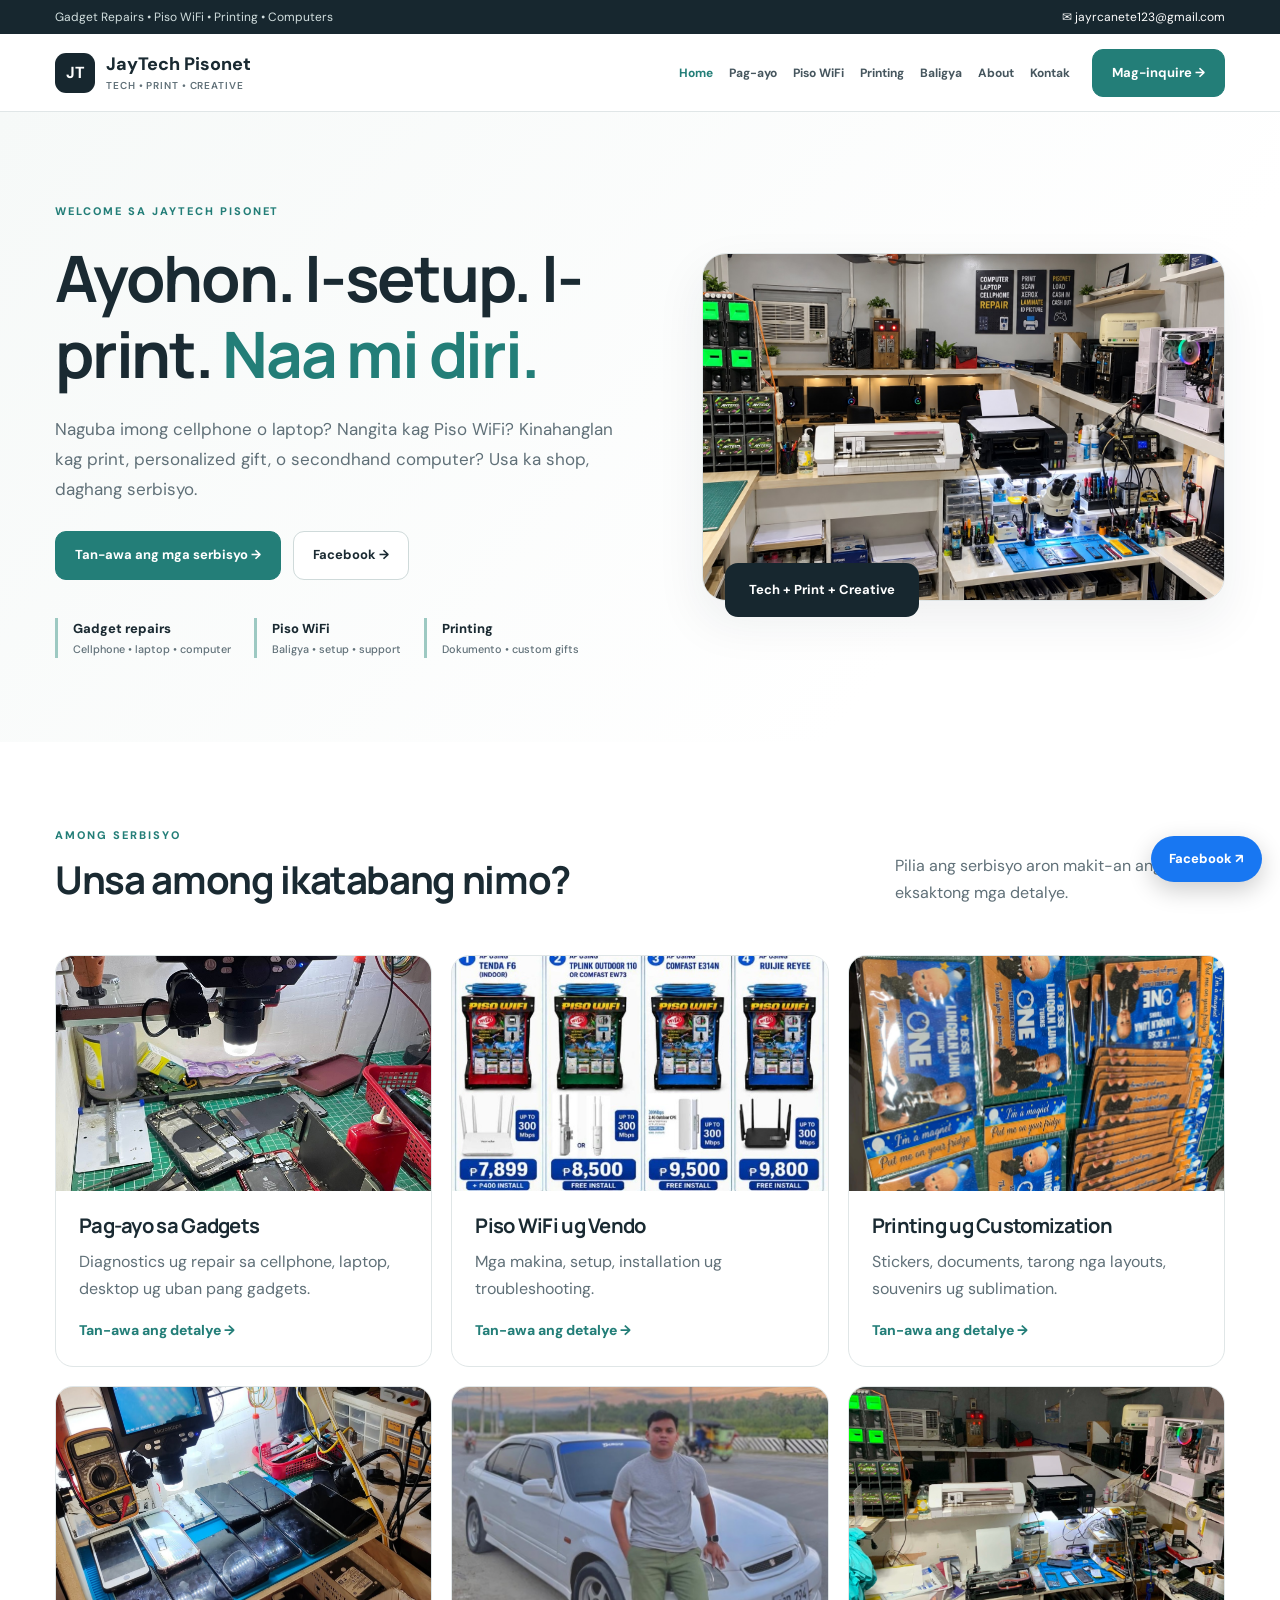
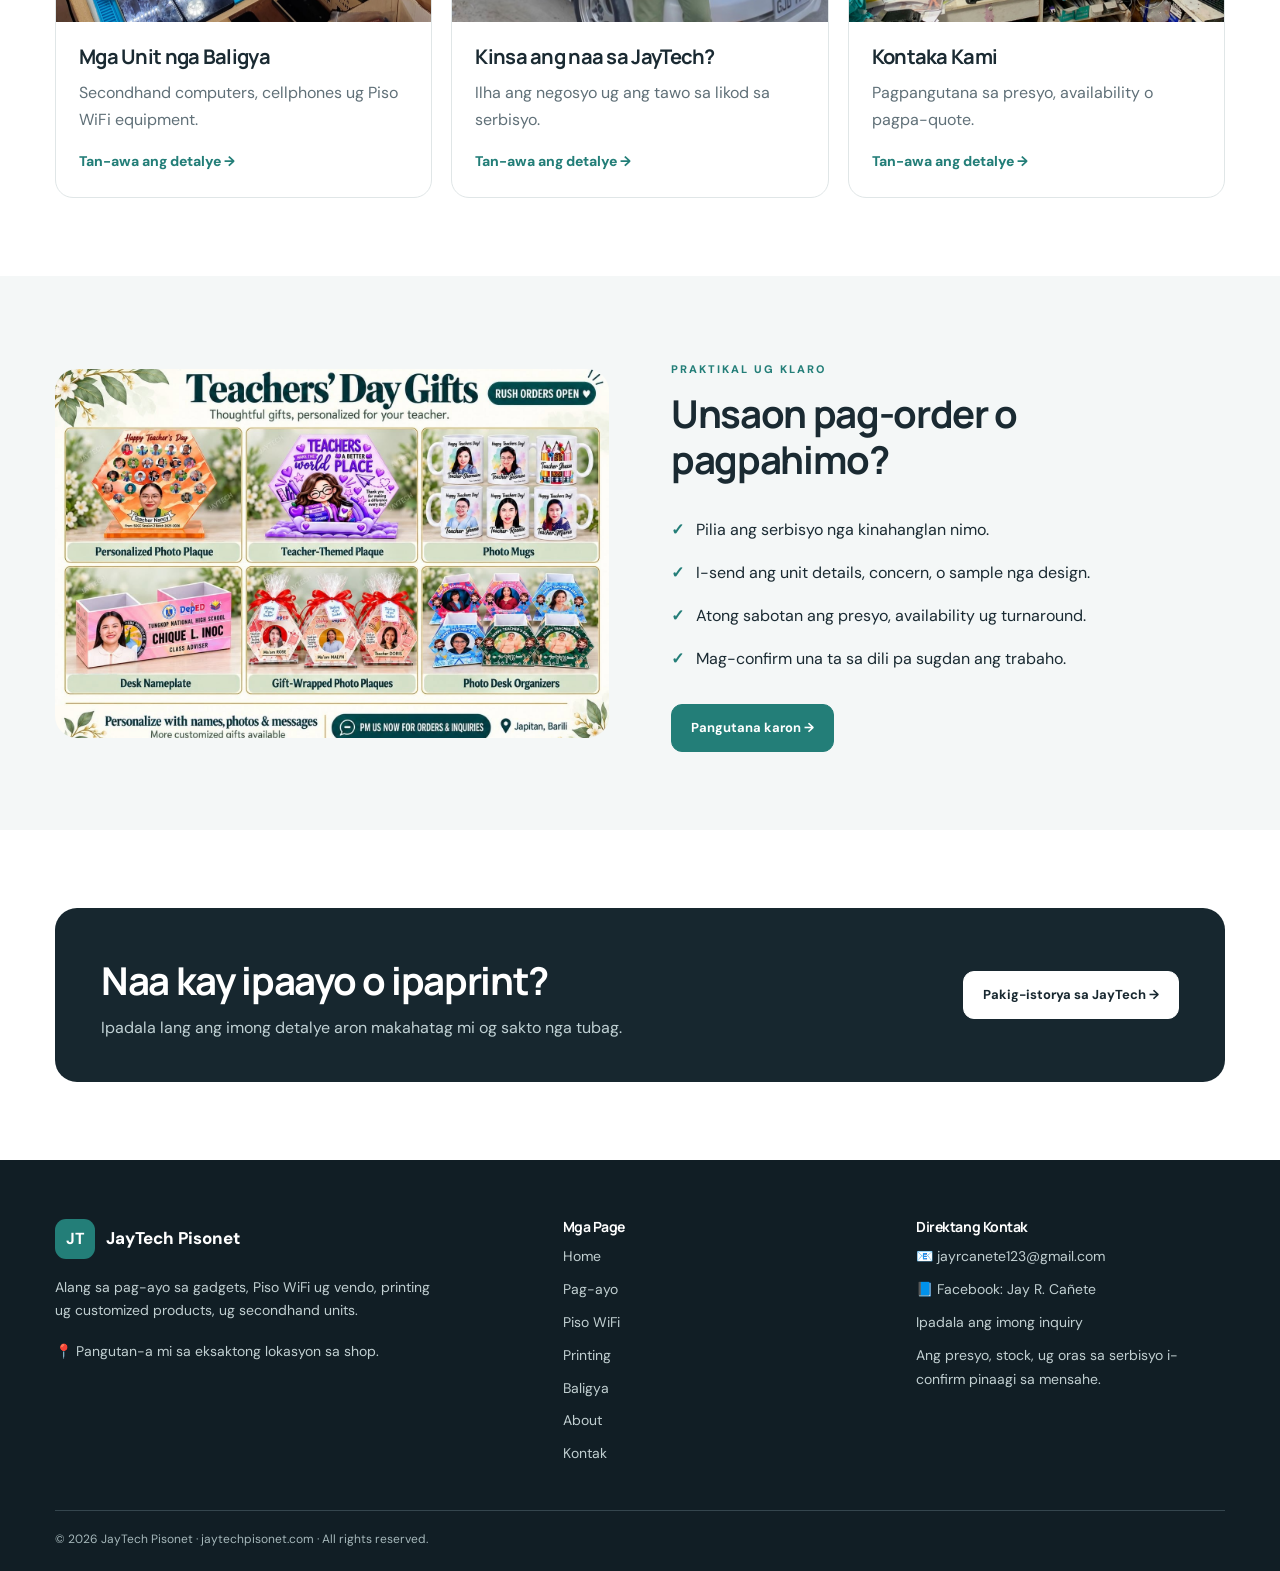
<file: index.html>
<!doctype html><html lang="ceb"><head><meta charset="utf-8"><meta name="viewport" content="width=device-width,initial-scale=1"><title>Home | JayTech Pisonet</title><meta name="description" content="Repair gadgets, Piso WiFi, printing, customized gifts ug secondhand computers sa JayTech Pisonet."><meta name="theme-color" content="#17272f"><link rel="icon" href="assets/images/favicon.svg" type="image/svg+xml"><link rel="stylesheet" href="assets/css/style.css"></head><body><div class="topbar"><div class="container"><span>Gadget Repairs • Piso WiFi • Printing • Computers</span><span><a href="mailto:jayrcanete123@gmail.com">✉ jayrcanete123@gmail.com</a></span></div></div><header class="site-header"><div class="container nav"><a class="brand" href="index.html" aria-label="JayTech Pisonet home"><b class="brandmark">JT</b><span>JayTech Pisonet<small>Tech • Print • Creative</small></span></a><nav id="site-menu" class="navlinks" aria-label="Main navigation"><a href="index.html" class="active" aria-current="page">Home</a><a href="repairs.html" class="" >Pag-ayo</a><a href="pisowifi.html" class="" >Piso WiFi</a><a href="printing.html" class="" >Printing</a><a href="shop.html" class="" >Baligya</a><a href="about.html" class="" >About</a><a href="contact.html" class="" >Kontak</a></nav><a class="button" href="contact.html">Mag-inquire →</a><button class="menu-button" type="button" aria-controls="site-menu" aria-expanded="false" aria-label="Ablihi ang menu">☰</button></div></header><main><section class="hero"><div class="container hero-grid"><div><span class="eyebrow">Welcome sa JayTech Pisonet</span><h1>Ayohon. I-setup. I-print. <span style="color:var(--accent)">Naa mi diri.</span></h1><p class="lead">Naguba imong cellphone o laptop? Nangita kag Piso WiFi? Kinahanglan kag print, personalized gift, o secondhand computer? Usa ka shop, daghang serbisyo.</p><div class="actions"><a class="button" href="#serbisyo">Tan-awa ang mga serbisyo →</a><a class="button alt" href="https://www.facebook.com/bordz.jay.119011">Facebook →</a></div><div class="metrics"><div class="metric">Gadget repairs<small>Cellphone • laptop • computer</small></div><div class="metric">Piso WiFi<small>Baligya • setup • support</small></div><div class="metric">Printing<small>Dokumento • custom gifts</small></div></div></div><div class="hero-art"><img src="assets/images/hero.jpg" alt="Ibutang dinhi ang tinuod nga litrato sa imong shop" loading="lazy"><div class="hero-tag">Tech + Print + Creative</div></div></div></section><section class="section"><div class="container"><div class="section-head"><div><span class="eyebrow">Among Serbisyo</span><h2>Unsa among ikatabang nimo?</h2></div><p>Pilia ang serbisyo aron makit-an ang eksaktong mga detalye.</p></div><div id="serbisyo" class="grid"><article class="card"><img src="assets/images/repairs.jpg" alt="Pag-ayo sa Gadgets" loading="lazy"><div class="card-body"><h3>Pag-ayo sa Gadgets</h3><p>Diagnostics ug repair sa cellphone, laptop, desktop ug uban pang gadgets.</p><a href="repairs.html" class="textlink">Tan-awa ang detalye →</a></div></article><article class="card"><img src="assets/images/pisowifi.jpg" alt="Piso WiFi ug Vendo" loading="lazy"><div class="card-body"><h3>Piso WiFi ug Vendo</h3><p>Mga makina, setup, installation ug troubleshooting.</p><a href="pisowifi.html" class="textlink">Tan-awa ang detalye →</a></div></article><article class="card"><img src="assets/images/printing.jpg" alt="Printing ug Customization" loading="lazy"><div class="card-body"><h3>Printing ug Customization</h3><p>Stickers, documents, tarong nga layouts, souvenirs ug sublimation.</p><a href="printing.html" class="textlink">Tan-awa ang detalye →</a></div></article><article class="card"><img src="assets/images/shop.jpg" alt="Mga Unit nga Baligya" loading="lazy"><div class="card-body"><h3>Mga Unit nga Baligya</h3><p>Secondhand computers, cellphones ug Piso WiFi equipment.</p><a href="shop.html" class="textlink">Tan-awa ang detalye →</a></div></article><article class="card"><img src="assets/images/about.jpg" alt="Kinsa ang naa sa JayTech?" loading="lazy"><div class="card-body"><h3>Kinsa ang naa sa JayTech?</h3><p>Ilha ang negosyo ug ang tawo sa likod sa serbisyo.</p><a href="about.html" class="textlink">Tan-awa ang detalye →</a></div></article><article class="card"><img src="assets/images/workshop.jpg" alt="Kontaka Kami" loading="lazy"><div class="card-body"><h3>Kontaka Kami</h3><p>Pagpangutana sa presyo, availability o pagpa-quote.</p><a href="contact.html" class="textlink">Tan-awa ang detalye →</a></div></article></div></div></section><section class="section muted"><div class="container split"><div class="visual"><img src="assets/images/gallery1.jpg" alt="Ilisi og photo sa nahuman nga project" loading="lazy"></div><div><span class="eyebrow">Praktikal ug klaro</span><h2>Unsaon pag-order o pagpahimo?</h2><ul class="checks"><li>Pilia ang serbisyo nga kinahanglan nimo.</li><li>I-send ang unit details, concern, o sample nga design.</li><li>Atong sabotan ang presyo, availability ug turnaround.</li><li>Mag-confirm una ta sa dili pa sugdan ang trabaho.</li></ul><a class="button" href="contact.html">Pangutana karon →</a></div></div></section><section class="section"><div class="container"><div class="cta-panel"><div><h2>Naa kay ipaayo o ipaprint?</h2><p>Ipadala lang ang imong detalye aron makahatag mi og sakto nga tubag.</p></div><a class="button" href="contact.html">Pakig-istorya sa JayTech →</a></div></div></section></main><footer class="footer"><div class="container"><div class="footgrid"><div><a class="brand" href="index.html"><b class="brandmark">JT</b><span>JayTech Pisonet</span></a><p style="margin-top:17px;max-width:380px">Alang sa pag-ayo sa gadgets, Piso WiFi ug vendo, printing ug customized products, ug secondhand units.</p><p>📍 Pangutan-a mi sa eksaktong lokasyon sa shop.</p></div><div class="footlinks"><h3>Mga Page</h3><a href="index.html">Home</a><a href="repairs.html">Pag-ayo</a><a href="pisowifi.html">Piso WiFi</a><a href="printing.html">Printing</a><a href="shop.html">Baligya</a><a href="about.html">About</a><a href="contact.html">Kontak</a></div><div class="footlinks"><h3>Direktang Kontak</h3><a href="mailto:jayrcanete123@gmail.com">📧 jayrcanete123@gmail.com</a><a href="https://www.facebook.com/bordz.jay.119011" target="_blank" rel="noopener noreferrer">📘 Facebook: Jay R. Cañete</a><a href="contact.html">Ipadala ang imong inquiry</a><p>Ang presyo, stock, ug oras sa serbisyo i-confirm pinaagi sa mensahe.</p></div></div><div class="copyright">© <span data-year></span> JayTech Pisonet · jaytechpisonet.com · All rights reserved.</div></div></footer><a class="floating" href="https://www.facebook.com/bordz.jay.119011" target="_blank" rel="noopener noreferrer" aria-label="I-message kami sa Facebook">Facebook ↗</a><script src="assets/js/main.js" defer></script></body></html>
</file>
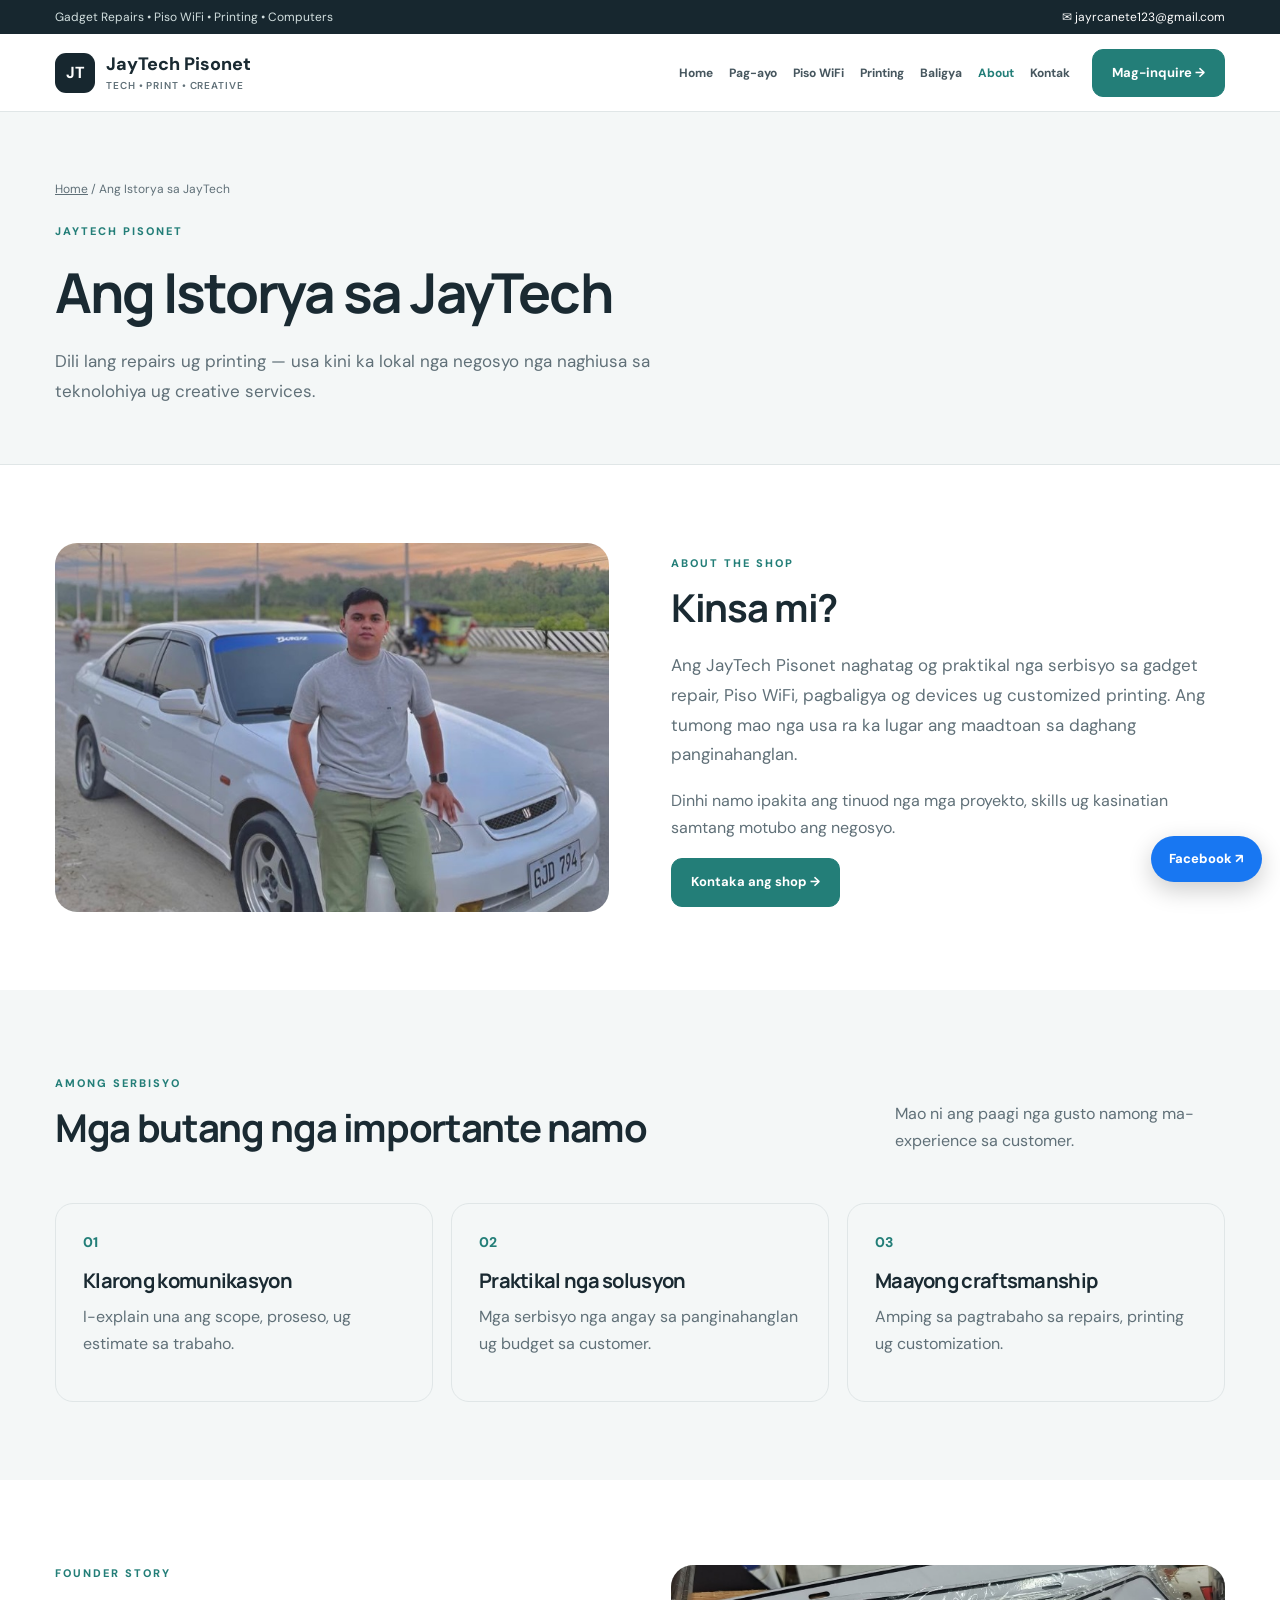
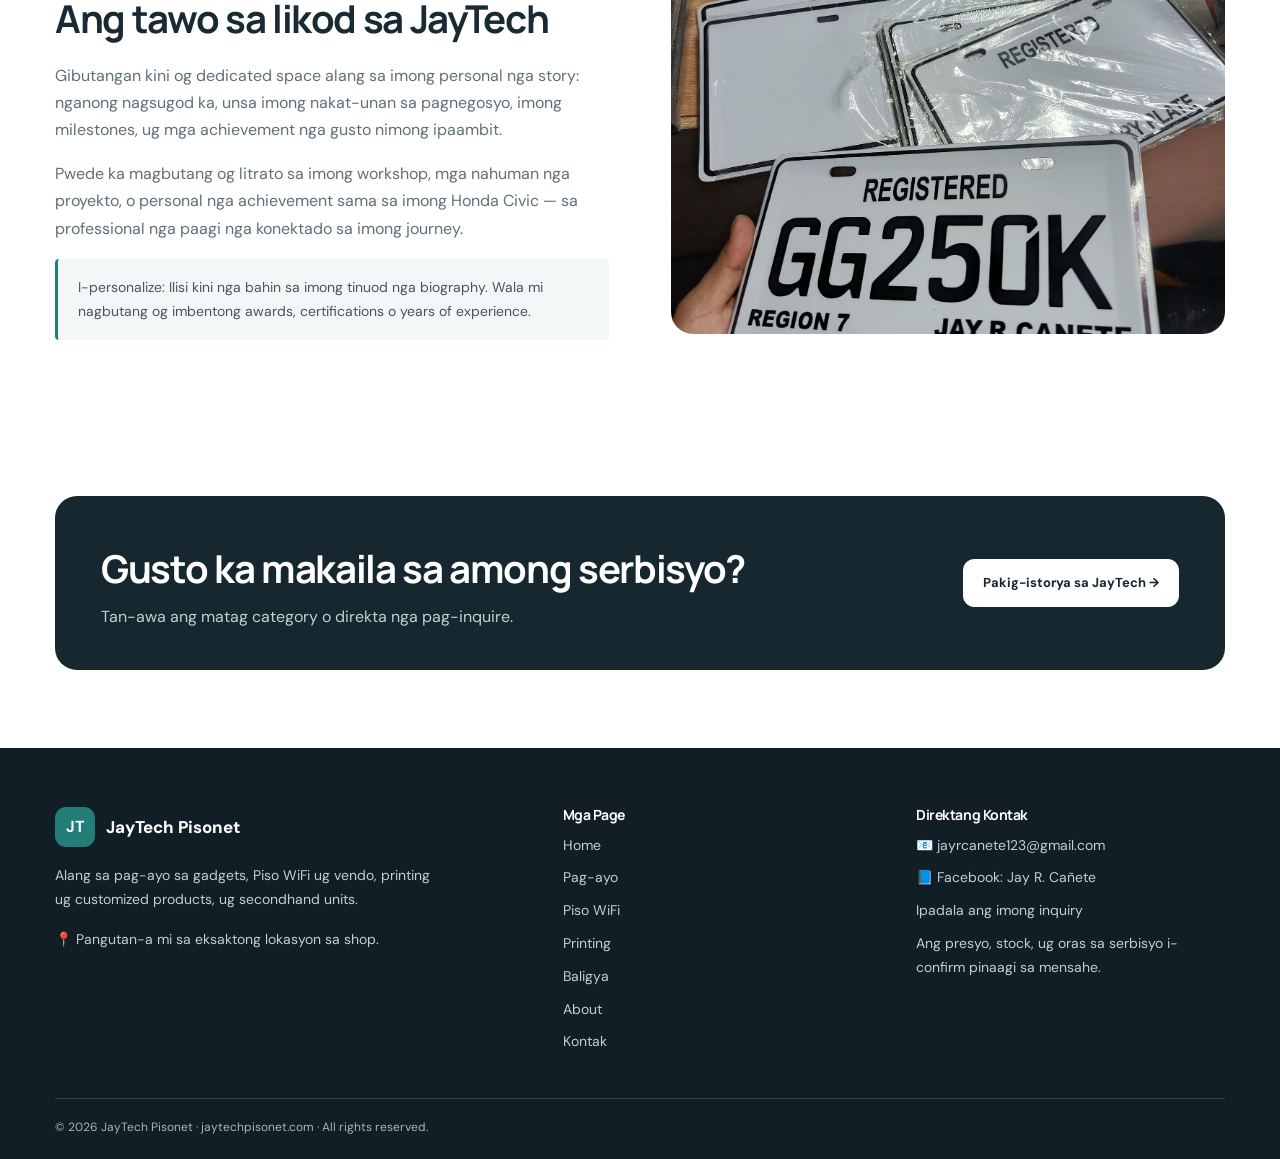
<file: about.html>
<!doctype html><html lang="ceb"><head><meta charset="utf-8"><meta name="viewport" content="width=device-width,initial-scale=1"><title>About JayTech | JayTech Pisonet</title><meta name="description" content="Ang negosyo ug personal journey sa likod sa JayTech Pisonet."><meta name="theme-color" content="#17272f"><link rel="icon" href="assets/images/favicon.svg" type="image/svg+xml"><link rel="stylesheet" href="assets/css/style.css"></head><body><div class="topbar"><div class="container"><span>Gadget Repairs • Piso WiFi • Printing • Computers</span><span><a href="mailto:jayrcanete123@gmail.com">✉ jayrcanete123@gmail.com</a></span></div></div><header class="site-header"><div class="container nav"><a class="brand" href="index.html" aria-label="JayTech Pisonet home"><b class="brandmark">JT</b><span>JayTech Pisonet<small>Tech • Print • Creative</small></span></a><nav id="site-menu" class="navlinks" aria-label="Main navigation"><a href="index.html" class="" >Home</a><a href="repairs.html" class="" >Pag-ayo</a><a href="pisowifi.html" class="" >Piso WiFi</a><a href="printing.html" class="" >Printing</a><a href="shop.html" class="" >Baligya</a><a href="about.html" class="active" aria-current="page">About</a><a href="contact.html" class="" >Kontak</a></nav><a class="button" href="contact.html">Mag-inquire →</a><button class="menu-button" type="button" aria-controls="site-menu" aria-expanded="false" aria-label="Ablihi ang menu">☰</button></div></header><main><section class="pagehero"><div class="container"><div class="bread"><a href="index.html">Home</a> / Ang Istorya sa JayTech</div><span class="eyebrow">JayTech Pisonet</span><h1>Ang Istorya sa JayTech</h1><p class="lead">Dili lang repairs ug printing — usa kini ka lokal nga negosyo nga naghiusa sa teknolohiya ug creative services.</p></div></section><section class="section"><div class="container split"><div class="visual"><img src="assets/images/about.jpg" alt="Ilisi og owner portrait o litrato sa shop" loading="lazy"></div><div><span class="eyebrow">About the Shop</span><h2>Kinsa mi?</h2><p class="lead">Ang JayTech Pisonet naghatag og praktikal nga serbisyo sa gadget repair, Piso WiFi, pagbaligya og devices ug customized printing. Ang tumong mao nga usa ra ka lugar ang maadtoan sa daghang panginahanglan.</p><p>Dinhi namo ipakita ang tinuod nga mga proyekto, skills ug kasinatian samtang motubo ang negosyo.</p><a class="button" href="contact.html">Kontaka ang shop →</a></div></div></section><section class="section muted"><div class="container"><div class="section-head"><div><span class="eyebrow">Among Serbisyo</span><h2>Mga butang nga importante namo</h2></div><p>Mao ni ang paagi nga gusto namong ma-experience sa customer.</p></div><div class="steps"><div class="step"><span class="num">01</span><h3>Klarong komunikasyon</h3><p>I-explain una ang scope, proseso, ug estimate sa trabaho.</p></div><div class="step"><span class="num">02</span><h3>Praktikal nga solusyon</h3><p>Mga serbisyo nga angay sa panginahanglan ug budget sa customer.</p></div><div class="step"><span class="num">03</span><h3>Maayong craftsmanship</h3><p>Amping sa pagtrabaho sa repairs, printing ug customization.</p></div></div></div></section><section class="section"><div class="container split"><div><span class="eyebrow">Founder Story</span><h2>Ang tawo sa likod sa JayTech</h2><p>Gibutangan kini og dedicated space alang sa imong personal nga story: nganong nagsugod ka, unsa imong nakat-unan sa pagnegosyo, imong milestones, ug mga achievement nga gusto nimong ipaambit.</p><p>Pwede ka magbutang og litrato sa imong workshop, mga nahuman nga proyekto, o personal nga achievement sama sa imong Honda Civic — sa professional nga paagi nga konektado sa imong journey.</p><div class="notice">I-personalize: Ilisi kini nga bahin sa imong tinuod nga biography. Wala mi nagbutang og imbentong awards, certifications o years of experience.</div></div><div class="visual"><img src="assets/images/gallery2.jpg" alt="Personal milestone o litrato sa negosyo" loading="lazy"></div></div></section><section class="section"><div class="container"><div class="cta-panel"><div><h2>Gusto ka makaila sa among serbisyo?</h2><p>Tan-awa ang matag category o direkta nga pag-inquire.</p></div><a class="button" href="contact.html">Pakig-istorya sa JayTech →</a></div></div></section></main><footer class="footer"><div class="container"><div class="footgrid"><div><a class="brand" href="index.html"><b class="brandmark">JT</b><span>JayTech Pisonet</span></a><p style="margin-top:17px;max-width:380px">Alang sa pag-ayo sa gadgets, Piso WiFi ug vendo, printing ug customized products, ug secondhand units.</p><p>📍 Pangutan-a mi sa eksaktong lokasyon sa shop.</p></div><div class="footlinks"><h3>Mga Page</h3><a href="index.html">Home</a><a href="repairs.html">Pag-ayo</a><a href="pisowifi.html">Piso WiFi</a><a href="printing.html">Printing</a><a href="shop.html">Baligya</a><a href="about.html">About</a><a href="contact.html">Kontak</a></div><div class="footlinks"><h3>Direktang Kontak</h3><a href="mailto:jayrcanete123@gmail.com">📧 jayrcanete123@gmail.com</a><a href="https://www.facebook.com/bordz.jay.119011" target="_blank" rel="noopener noreferrer">📘 Facebook: Jay R. Cañete</a><a href="contact.html">Ipadala ang imong inquiry</a><p>Ang presyo, stock, ug oras sa serbisyo i-confirm pinaagi sa mensahe.</p></div></div><div class="copyright">© <span data-year></span> JayTech Pisonet · jaytechpisonet.com · All rights reserved.</div></div></footer><a class="floating" href="https://www.facebook.com/bordz.jay.119011" target="_blank" rel="noopener noreferrer" aria-label="I-message kami sa Facebook">Facebook ↗</a><script src="assets/js/main.js" defer></script></body></html>
</file>
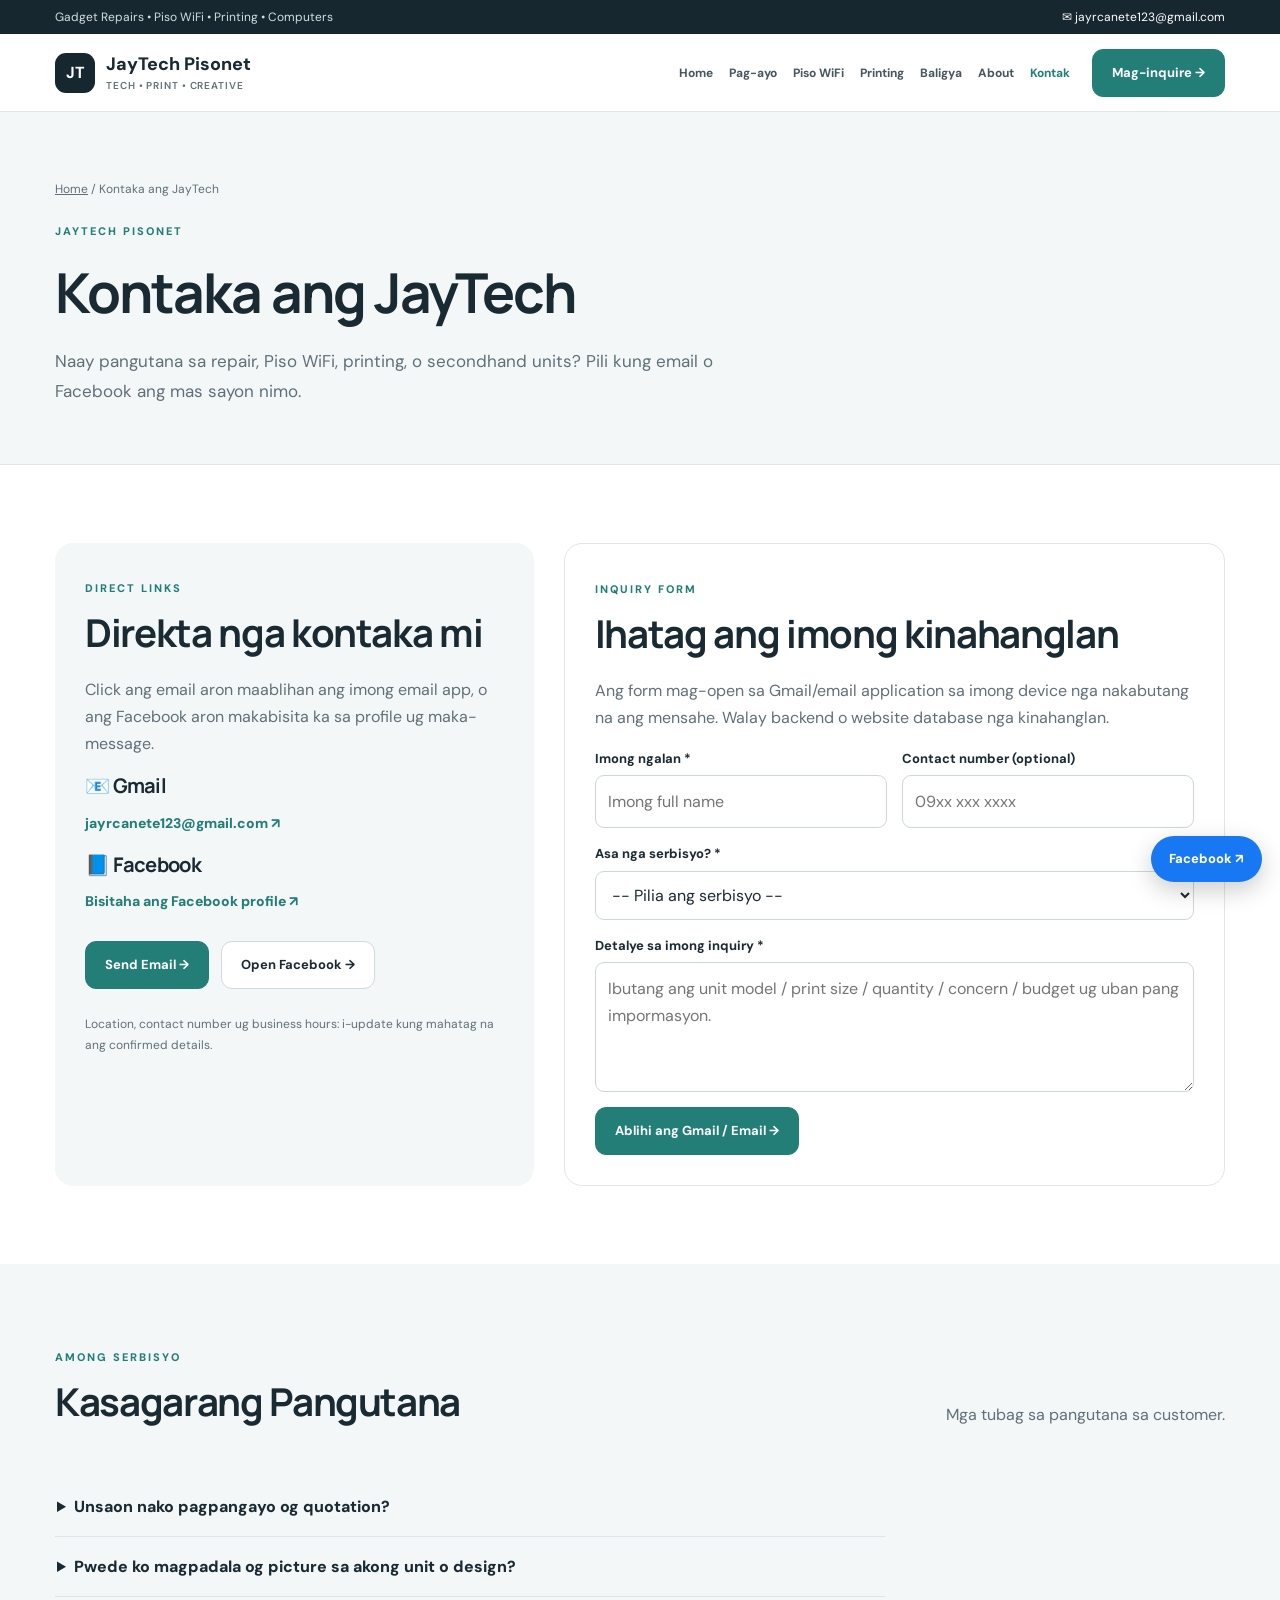
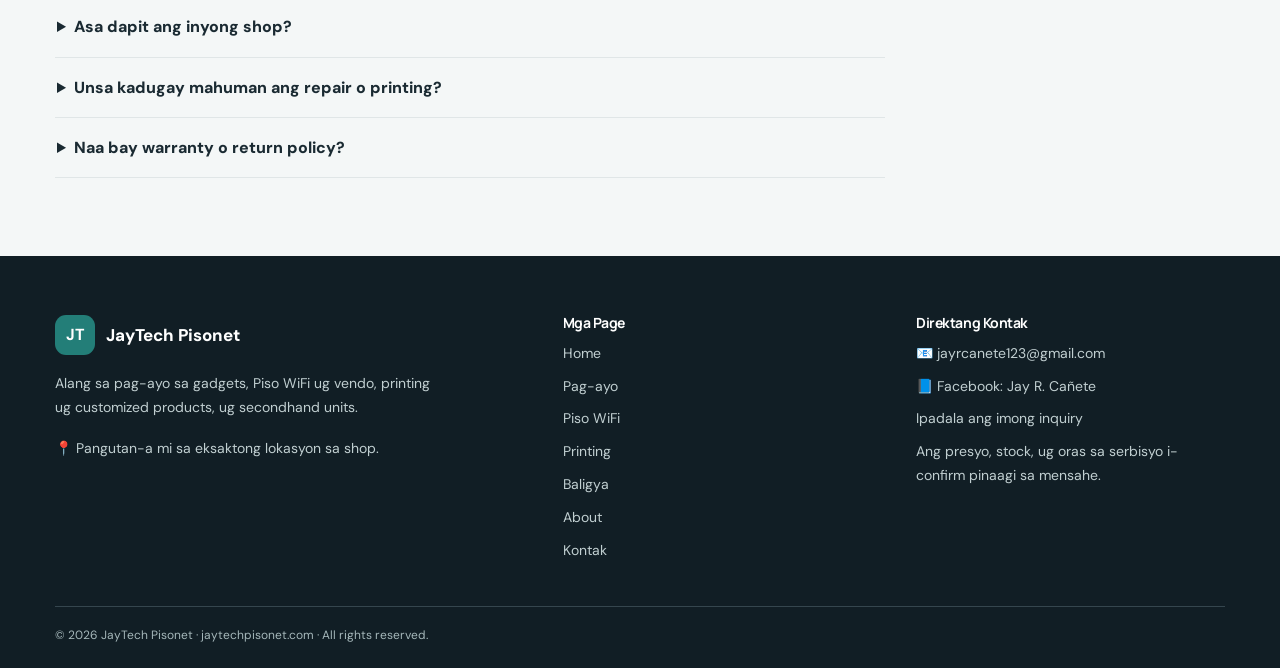
<file: contact.html>
<!doctype html><html lang="ceb"><head><meta charset="utf-8"><meta name="viewport" content="width=device-width,initial-scale=1"><title>Kontak | JayTech Pisonet</title><meta name="description" content="Direkta nga Gmail ug Facebook contact sa JayTech Pisonet; inquire sa repairs, printing ug Piso WiFi."><meta name="theme-color" content="#17272f"><link rel="icon" href="assets/images/favicon.svg" type="image/svg+xml"><link rel="stylesheet" href="assets/css/style.css"></head><body><div class="topbar"><div class="container"><span>Gadget Repairs • Piso WiFi • Printing • Computers</span><span><a href="mailto:jayrcanete123@gmail.com">✉ jayrcanete123@gmail.com</a></span></div></div><header class="site-header"><div class="container nav"><a class="brand" href="index.html" aria-label="JayTech Pisonet home"><b class="brandmark">JT</b><span>JayTech Pisonet<small>Tech • Print • Creative</small></span></a><nav id="site-menu" class="navlinks" aria-label="Main navigation"><a href="index.html" class="" >Home</a><a href="repairs.html" class="" >Pag-ayo</a><a href="pisowifi.html" class="" >Piso WiFi</a><a href="printing.html" class="" >Printing</a><a href="shop.html" class="" >Baligya</a><a href="about.html" class="" >About</a><a href="contact.html" class="active" aria-current="page">Kontak</a></nav><a class="button" href="contact.html">Mag-inquire →</a><button class="menu-button" type="button" aria-controls="site-menu" aria-expanded="false" aria-label="Ablihi ang menu">☰</button></div></header><main><section class="pagehero"><div class="container"><div class="bread"><a href="index.html">Home</a> / Kontaka ang JayTech</div><span class="eyebrow">JayTech Pisonet</span><h1>Kontaka ang JayTech</h1><p class="lead">Naay pangutana sa repair, Piso WiFi, printing, o secondhand units? Pili kung email o Facebook ang mas sayon nimo.</p></div></section><section class="section"><div class="container contact-grid"><aside class="info-box"><span class="eyebrow">Direct Links</span><h2>Direkta nga kontaka mi</h2><p>Click ang email aron maablihan ang imong email app, o ang Facebook aron makabisita ka sa profile ug maka-message.</p><h3>📧 Gmail</h3><p><a class="textlink" href="mailto:jayrcanete123@gmail.com">jayrcanete123@gmail.com ↗</a></p><h3>📘 Facebook</h3><p><a class="textlink" href="https://www.facebook.com/bordz.jay.119011" target="_blank" rel="noopener noreferrer">Bisitaha ang Facebook profile ↗</a></p><div class="actions"><a class="button" href="mailto:jayrcanete123@gmail.com">Send Email →</a><a class="button alt" href="https://www.facebook.com/bordz.jay.119011" target="_blank" rel="noopener noreferrer">Open Facebook →</a></div><p style="margin-top:25px" class="hint">Location, contact number ug business hours: i-update kung mahatag na ang confirmed details.</p></aside><div class="form-panel"><span class="eyebrow">Inquiry Form</span><h2>Ihatag ang imong kinahanglan</h2><p>Ang form mag-open sa Gmail/email application sa imong device nga nakabutang na ang mensahe. Walay backend o website database nga kinahanglan.</p><form id="inquiryForm"><div class="fields"><div class="field"><label for="name">Imong ngalan *</label><input required id="name" name="name" autocomplete="name" placeholder="Imong full name"></div><div class="field"><label for="phone">Contact number (optional)</label><input id="phone" name="phone" inputmode="tel" autocomplete="tel" placeholder="09xx xxx xxxx"></div></div><div class="field"><label for="service">Asa nga serbisyo? *</label><select id="service" name="service" required><option value="" disabled selected>-- Pilia ang serbisyo --</option><option>Gadget Repair</option><option>Piso WiFi / Vendo</option><option>Printing / Custom Products</option><option>Secondhand Units / Sales</option><option>Uban pang pangutana</option></select></div><div class="field"><label for="message">Detalye sa imong inquiry *</label><textarea id="message" name="message" required placeholder="Ibutang ang unit model / print size / quantity / concern / budget ug uban pang impormasyon."></textarea></div><button class="button" type="submit">Ablihi ang Gmail / Email →</button><p id="emailNote" hidden class="hint" style="margin-top:12px">Kung walay niabli nga email app, kopyaha ang details ug direkta nga i-email sa jayrcanete123@gmail.com.</p></form></div></div></section><section class="section muted"><div class="container"><div class="section-head"><div><span class="eyebrow">Among Serbisyo</span><h2>Kasagarang Pangutana</h2></div><p>Mga tubag sa pangutana sa customer.</p></div><div class="faq"><details><summary>Unsaon nako pagpangayo og quotation?</summary><p>I-send ang detalye sa service, unit model o design, quantity ug imong target date. Atong i-confirm ang presyo sa mensahe.</p></details><details><summary>Pwede ko magpadala og picture sa akong unit o design?</summary><p>Oo, mas maayo sa Facebook profile kay mas sayon mag-attach og images. Pwede sab sa Gmail.</p></details><details><summary>Asa dapit ang inyong shop?</summary><p>I-message mi sa Facebook para sa updated ug eksaktong address o directions.</p></details><details><summary>Unsa kadugay mahuman ang repair o printing?</summary><p>Depende sa problema, parts, print quantity ug workload. Mangayo og estimate sa dili pa magpa-confirm.</p></details><details><summary>Naa bay warranty o return policy?</summary><p>Ang applicable terms kinahanglan i-confirm sa matag specific repair o item sa dili pa ang transaksyon.</p></details></div></div></section></main><footer class="footer"><div class="container"><div class="footgrid"><div><a class="brand" href="index.html"><b class="brandmark">JT</b><span>JayTech Pisonet</span></a><p style="margin-top:17px;max-width:380px">Alang sa pag-ayo sa gadgets, Piso WiFi ug vendo, printing ug customized products, ug secondhand units.</p><p>📍 Pangutan-a mi sa eksaktong lokasyon sa shop.</p></div><div class="footlinks"><h3>Mga Page</h3><a href="index.html">Home</a><a href="repairs.html">Pag-ayo</a><a href="pisowifi.html">Piso WiFi</a><a href="printing.html">Printing</a><a href="shop.html">Baligya</a><a href="about.html">About</a><a href="contact.html">Kontak</a></div><div class="footlinks"><h3>Direktang Kontak</h3><a href="mailto:jayrcanete123@gmail.com">📧 jayrcanete123@gmail.com</a><a href="https://www.facebook.com/bordz.jay.119011" target="_blank" rel="noopener noreferrer">📘 Facebook: Jay R. Cañete</a><a href="contact.html">Ipadala ang imong inquiry</a><p>Ang presyo, stock, ug oras sa serbisyo i-confirm pinaagi sa mensahe.</p></div></div><div class="copyright">© <span data-year></span> JayTech Pisonet · jaytechpisonet.com · All rights reserved.</div></div></footer><a class="floating" href="https://www.facebook.com/bordz.jay.119011" target="_blank" rel="noopener noreferrer" aria-label="I-message kami sa Facebook">Facebook ↗</a><script src="assets/js/main.js" defer></script></body></html>
</file>
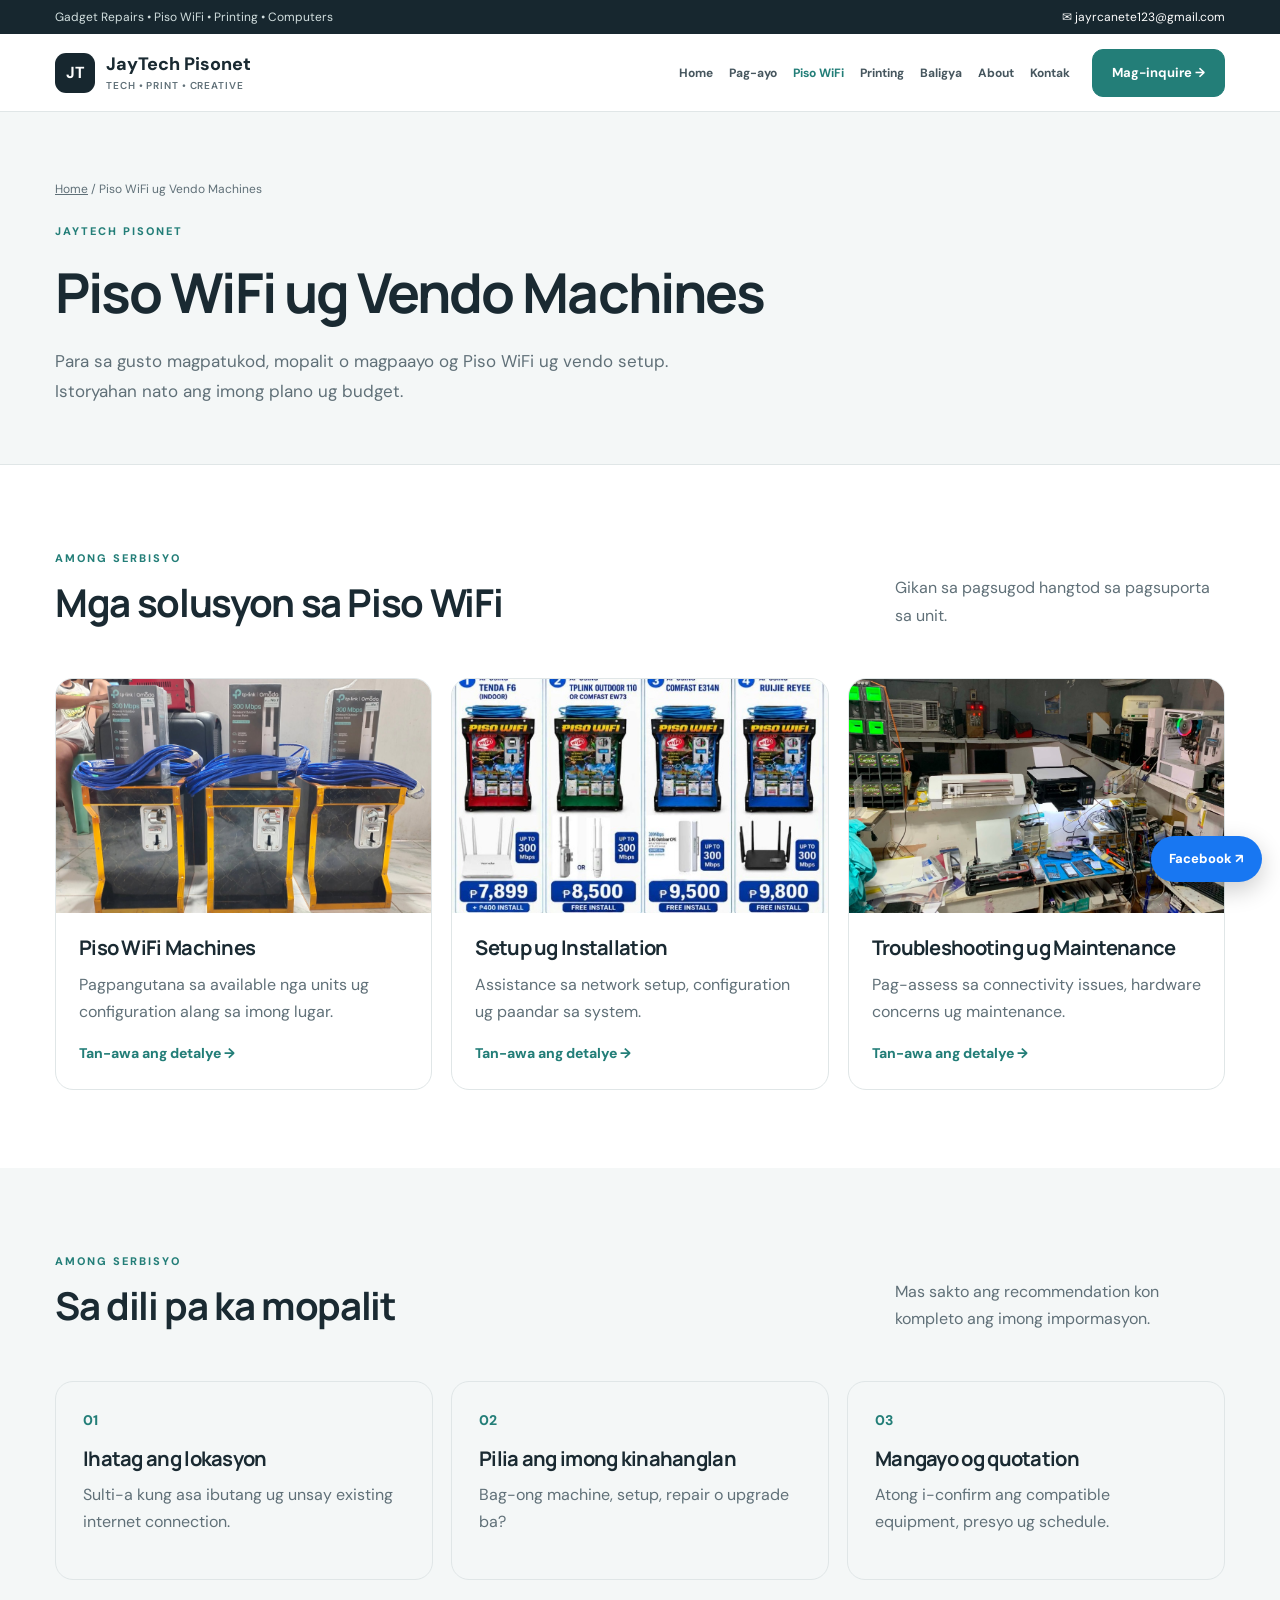
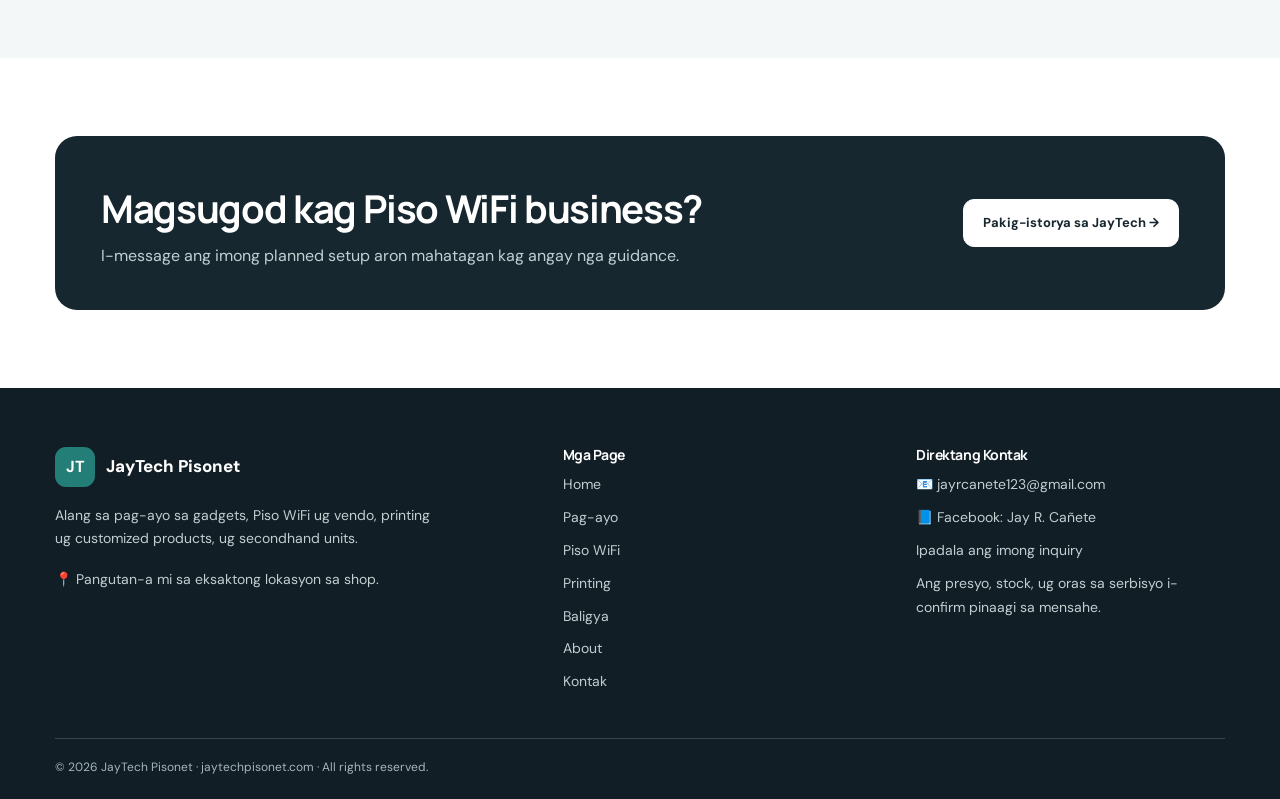
<file: pisowifi.html>
<!doctype html><html lang="ceb"><head><meta charset="utf-8"><meta name="viewport" content="width=device-width,initial-scale=1"><title>Piso WiFi ug Vendo | JayTech Pisonet</title><meta name="description" content="Piso WiFi machines, setup, installation, maintenance ug troubleshooting sa JayTech Pisonet."><meta name="theme-color" content="#17272f"><link rel="icon" href="assets/images/favicon.svg" type="image/svg+xml"><link rel="stylesheet" href="assets/css/style.css"></head><body><div class="topbar"><div class="container"><span>Gadget Repairs • Piso WiFi • Printing • Computers</span><span><a href="mailto:jayrcanete123@gmail.com">✉ jayrcanete123@gmail.com</a></span></div></div><header class="site-header"><div class="container nav"><a class="brand" href="index.html" aria-label="JayTech Pisonet home"><b class="brandmark">JT</b><span>JayTech Pisonet<small>Tech • Print • Creative</small></span></a><nav id="site-menu" class="navlinks" aria-label="Main navigation"><a href="index.html" class="" >Home</a><a href="repairs.html" class="" >Pag-ayo</a><a href="pisowifi.html" class="active" aria-current="page">Piso WiFi</a><a href="printing.html" class="" >Printing</a><a href="shop.html" class="" >Baligya</a><a href="about.html" class="" >About</a><a href="contact.html" class="" >Kontak</a></nav><a class="button" href="contact.html">Mag-inquire →</a><button class="menu-button" type="button" aria-controls="site-menu" aria-expanded="false" aria-label="Ablihi ang menu">☰</button></div></header><main><section class="pagehero"><div class="container"><div class="bread"><a href="index.html">Home</a> / Piso WiFi ug Vendo Machines</div><span class="eyebrow">JayTech Pisonet</span><h1>Piso WiFi ug Vendo Machines</h1><p class="lead">Para sa gusto magpatukod, mopalit o magpaayo og Piso WiFi ug vendo setup. Istoryahan nato ang imong plano ug budget.</p></div></section><section class="section"><div class="container"><div class="section-head"><div><span class="eyebrow">Among Serbisyo</span><h2>Mga solusyon sa Piso WiFi</h2></div><p>Gikan sa pagsugod hangtod sa pagsuporta sa unit.</p></div><div class="grid"><article class="card"><img src="assets/images/machines.jpg" alt="Piso WiFi Machines" loading="lazy"><div class="card-body"><h3>Piso WiFi Machines</h3><p>Pagpangutana sa available nga units ug configuration alang sa imong lugar.</p><a href="contact.html" class="textlink">Tan-awa ang detalye →</a></div></article><article class="card"><img src="assets/images/pisowifi.jpg" alt="Setup ug Installation" loading="lazy"><div class="card-body"><h3>Setup ug Installation</h3><p>Assistance sa network setup, configuration ug paandar sa system.</p><a href="contact.html" class="textlink">Tan-awa ang detalye →</a></div></article><article class="card"><img src="assets/images/workshop.jpg" alt="Troubleshooting ug Maintenance" loading="lazy"><div class="card-body"><h3>Troubleshooting ug Maintenance</h3><p>Pag-assess sa connectivity issues, hardware concerns ug maintenance.</p><a href="contact.html" class="textlink">Tan-awa ang detalye →</a></div></article></div></div></section><section class="section muted"><div class="container"><div class="section-head"><div><span class="eyebrow">Among Serbisyo</span><h2>Sa dili pa ka mopalit</h2></div><p>Mas sakto ang recommendation kon kompleto ang imong impormasyon.</p></div><div class="steps"><div class="step"><span class="num">01</span><h3>Ihatag ang lokasyon</h3><p>Sulti-a kung asa ibutang ug unsay existing internet connection.</p></div><div class="step"><span class="num">02</span><h3>Pilia ang imong kinahanglan</h3><p>Bag-ong machine, setup, repair o upgrade ba?</p></div><div class="step"><span class="num">03</span><h3>Mangayo og quotation</h3><p>Atong i-confirm ang compatible equipment, presyo ug schedule.</p></div></div></div></section><section class="section"><div class="container"><div class="cta-panel"><div><h2>Magsugod kag Piso WiFi business?</h2><p>I-message ang imong planned setup aron mahatagan kag angay nga guidance.</p></div><a class="button" href="contact.html">Pakig-istorya sa JayTech →</a></div></div></section></main><footer class="footer"><div class="container"><div class="footgrid"><div><a class="brand" href="index.html"><b class="brandmark">JT</b><span>JayTech Pisonet</span></a><p style="margin-top:17px;max-width:380px">Alang sa pag-ayo sa gadgets, Piso WiFi ug vendo, printing ug customized products, ug secondhand units.</p><p>📍 Pangutan-a mi sa eksaktong lokasyon sa shop.</p></div><div class="footlinks"><h3>Mga Page</h3><a href="index.html">Home</a><a href="repairs.html">Pag-ayo</a><a href="pisowifi.html">Piso WiFi</a><a href="printing.html">Printing</a><a href="shop.html">Baligya</a><a href="about.html">About</a><a href="contact.html">Kontak</a></div><div class="footlinks"><h3>Direktang Kontak</h3><a href="mailto:jayrcanete123@gmail.com">📧 jayrcanete123@gmail.com</a><a href="https://www.facebook.com/bordz.jay.119011" target="_blank" rel="noopener noreferrer">📘 Facebook: Jay R. Cañete</a><a href="contact.html">Ipadala ang imong inquiry</a><p>Ang presyo, stock, ug oras sa serbisyo i-confirm pinaagi sa mensahe.</p></div></div><div class="copyright">© <span data-year></span> JayTech Pisonet · jaytechpisonet.com · All rights reserved.</div></div></footer><a class="floating" href="https://www.facebook.com/bordz.jay.119011" target="_blank" rel="noopener noreferrer" aria-label="I-message kami sa Facebook">Facebook ↗</a><script src="assets/js/main.js" defer></script></body></html>
</file>
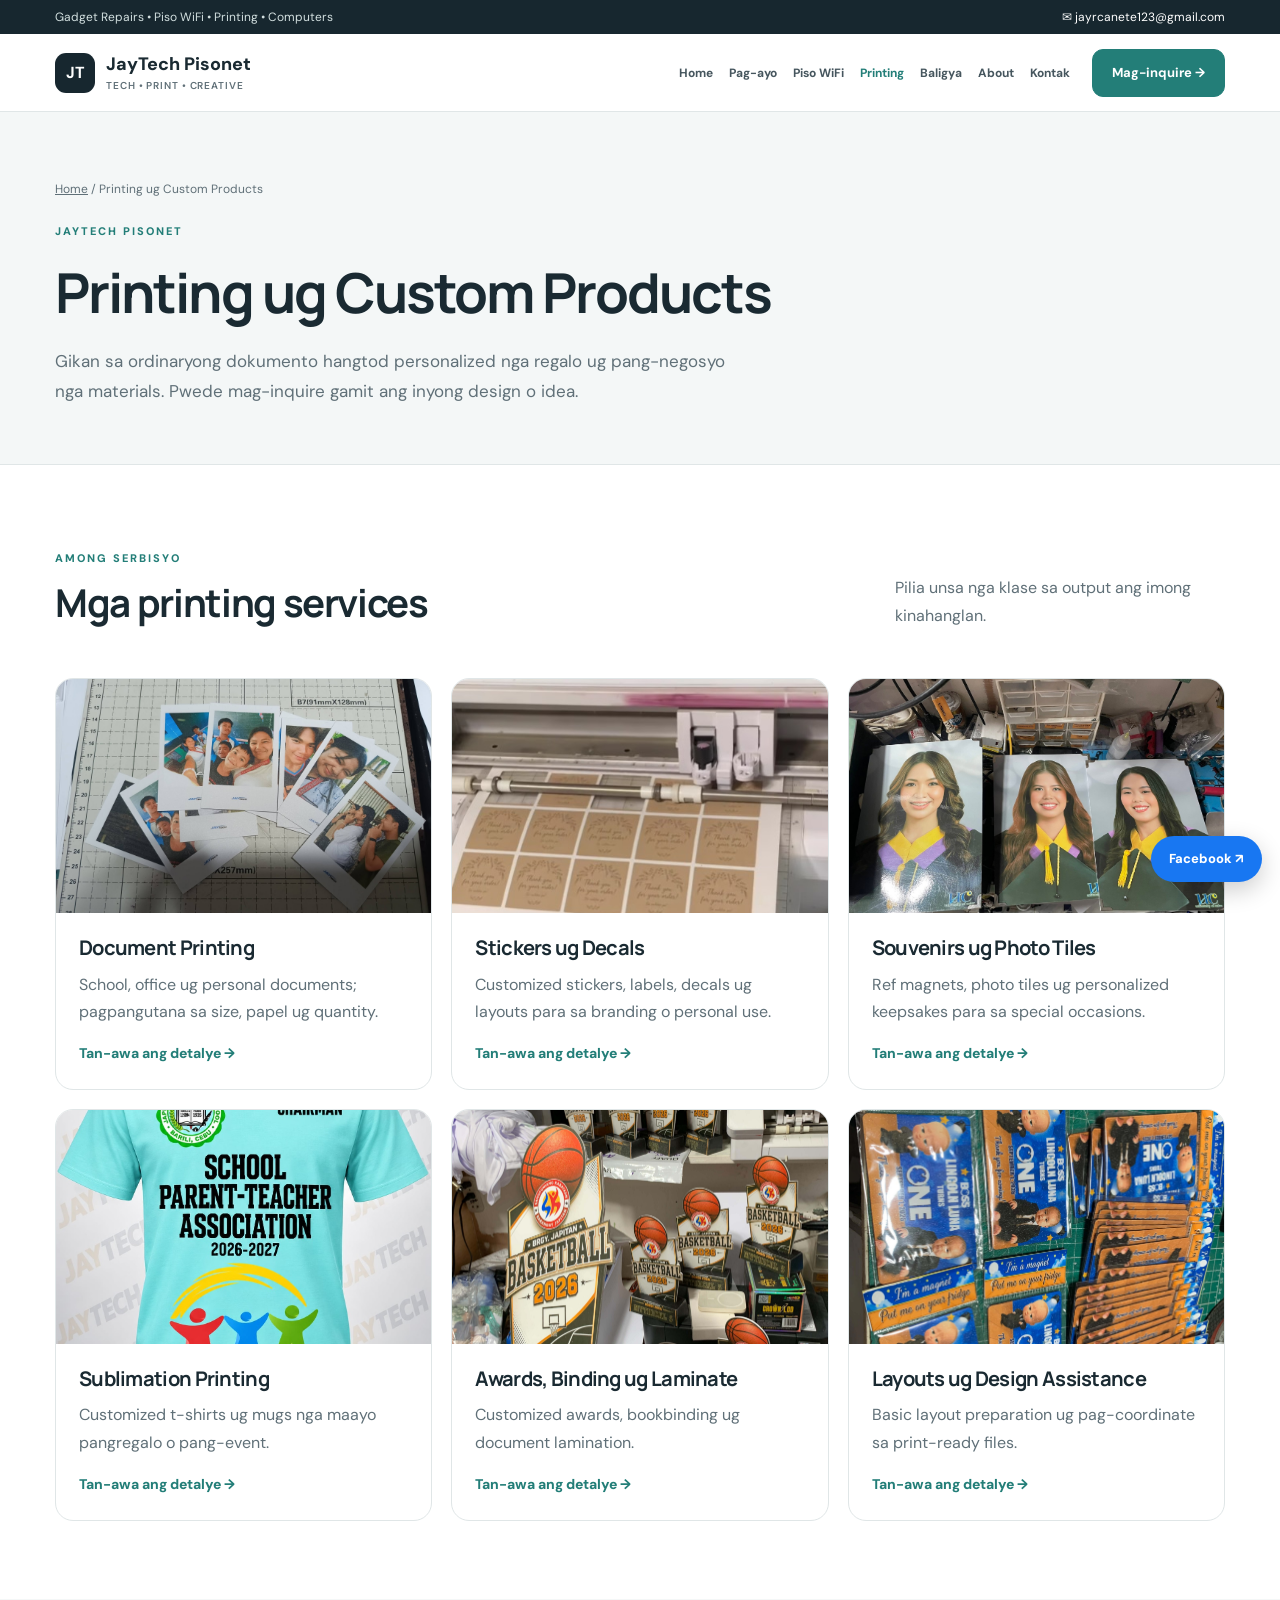
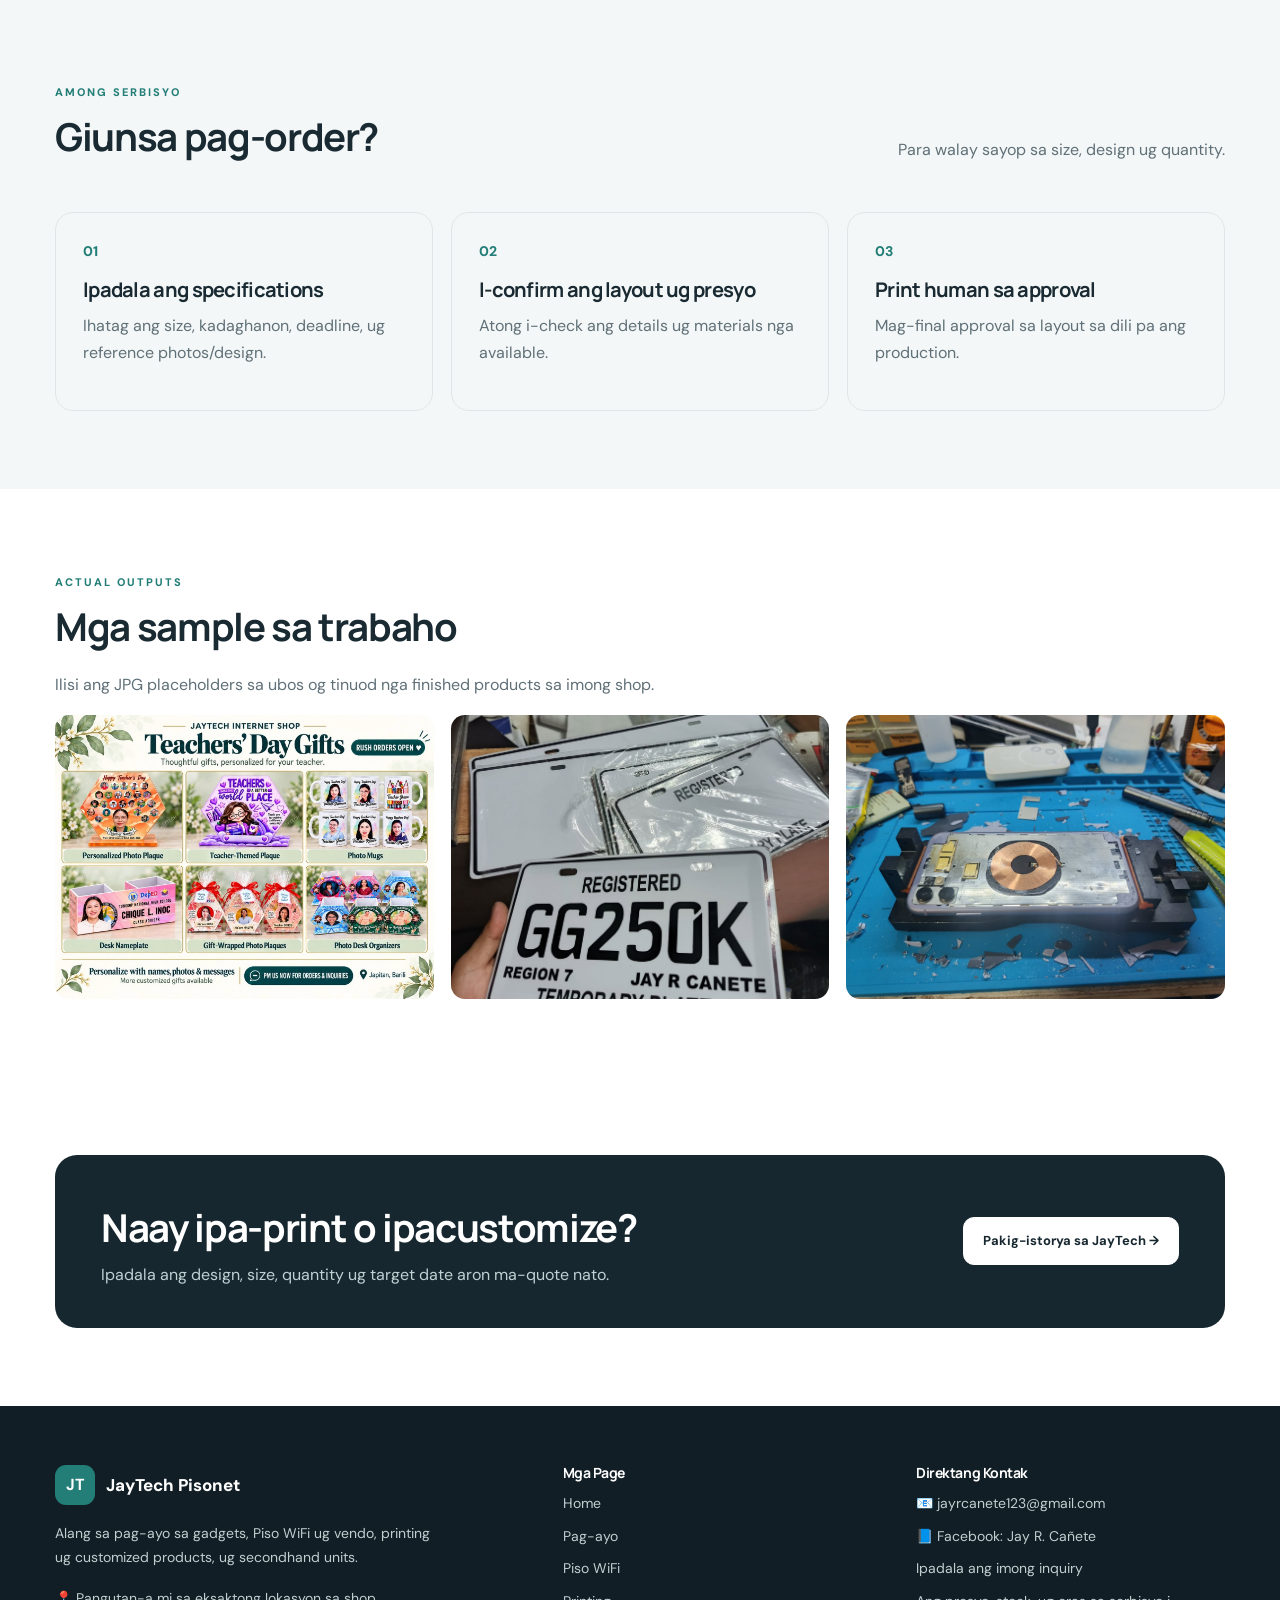
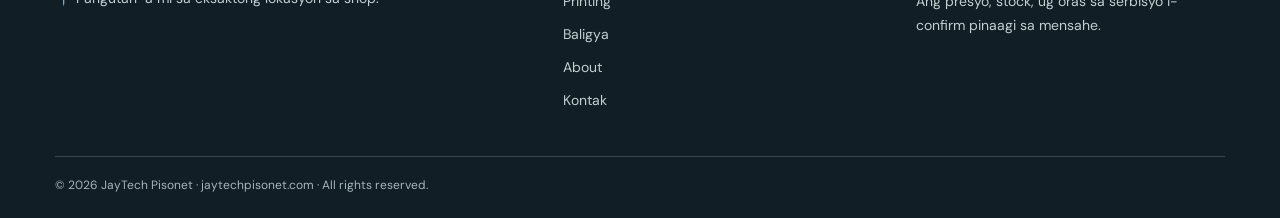
<file: printing.html>
<!doctype html><html lang="ceb"><head><meta charset="utf-8"><meta name="viewport" content="width=device-width,initial-scale=1"><title>Printing ug Customization | JayTech Pisonet</title><meta name="description" content="Document printing, stickers, decals, ref magnets, photo tiles, awards, lamination, t-shirt ug mug printing."><meta name="theme-color" content="#17272f"><link rel="icon" href="assets/images/favicon.svg" type="image/svg+xml"><link rel="stylesheet" href="assets/css/style.css"></head><body><div class="topbar"><div class="container"><span>Gadget Repairs • Piso WiFi • Printing • Computers</span><span><a href="mailto:jayrcanete123@gmail.com">✉ jayrcanete123@gmail.com</a></span></div></div><header class="site-header"><div class="container nav"><a class="brand" href="index.html" aria-label="JayTech Pisonet home"><b class="brandmark">JT</b><span>JayTech Pisonet<small>Tech • Print • Creative</small></span></a><nav id="site-menu" class="navlinks" aria-label="Main navigation"><a href="index.html" class="" >Home</a><a href="repairs.html" class="" >Pag-ayo</a><a href="pisowifi.html" class="" >Piso WiFi</a><a href="printing.html" class="active" aria-current="page">Printing</a><a href="shop.html" class="" >Baligya</a><a href="about.html" class="" >About</a><a href="contact.html" class="" >Kontak</a></nav><a class="button" href="contact.html">Mag-inquire →</a><button class="menu-button" type="button" aria-controls="site-menu" aria-expanded="false" aria-label="Ablihi ang menu">☰</button></div></header><main><section class="pagehero"><div class="container"><div class="bread"><a href="index.html">Home</a> / Printing ug Custom Products</div><span class="eyebrow">JayTech Pisonet</span><h1>Printing ug Custom Products</h1><p class="lead">Gikan sa ordinaryong dokumento hangtod personalized nga regalo ug pang-negosyo nga materials. Pwede mag-inquire gamit ang inyong design o idea.</p></div></section><section class="section"><div class="container"><div class="section-head"><div><span class="eyebrow">Among Serbisyo</span><h2>Mga printing services</h2></div><p>Pilia unsa nga klase sa output ang imong kinahanglan.</p></div><div class="grid"><article class="card"><img src="assets/images/documents.jpg" alt="Document Printing" loading="lazy"><div class="card-body"><h3>Document Printing</h3><p>School, office ug personal documents; pagpangutana sa size, papel ug quantity.</p><a href="contact.html" class="textlink">Tan-awa ang detalye →</a></div></article><article class="card"><img src="assets/images/stickers.jpg" alt="Stickers ug Decals" loading="lazy"><div class="card-body"><h3>Stickers ug Decals</h3><p>Customized stickers, labels, decals ug layouts para sa branding o personal use.</p><a href="contact.html" class="textlink">Tan-awa ang detalye →</a></div></article><article class="card"><img src="assets/images/souvenirs.jpg" alt="Souvenirs ug Photo Tiles" loading="lazy"><div class="card-body"><h3>Souvenirs ug Photo Tiles</h3><p>Ref magnets, photo tiles ug personalized keepsakes para sa special occasions.</p><a href="contact.html" class="textlink">Tan-awa ang detalye →</a></div></article><article class="card"><img src="assets/images/sublimation.jpg" alt="Sublimation Printing" loading="lazy"><div class="card-body"><h3>Sublimation Printing</h3><p>Customized t-shirts ug mugs nga maayo pangregalo o pang-event.</p><a href="contact.html" class="textlink">Tan-awa ang detalye →</a></div></article><article class="card"><img src="assets/images/awards.jpg" alt="Awards, Binding ug Laminate" loading="lazy"><div class="card-body"><h3>Awards, Binding ug Laminate</h3><p>Customized awards, bookbinding ug document lamination.</p><a href="contact.html" class="textlink">Tan-awa ang detalye →</a></div></article><article class="card"><img src="assets/images/printing.jpg" alt="Layouts ug Design Assistance" loading="lazy"><div class="card-body"><h3>Layouts ug Design Assistance</h3><p>Basic layout preparation ug pag-coordinate sa print-ready files.</p><a href="contact.html" class="textlink">Tan-awa ang detalye →</a></div></article></div></div></section><section class="section muted"><div class="container"><div class="section-head"><div><span class="eyebrow">Among Serbisyo</span><h2>Giunsa pag-order?</h2></div><p>Para walay sayop sa size, design ug quantity.</p></div><div class="steps"><div class="step"><span class="num">01</span><h3>Ipadala ang specifications</h3><p>Ihatag ang size, kadaghanon, deadline, ug reference photos/design.</p></div><div class="step"><span class="num">02</span><h3>I-confirm ang layout ug presyo</h3><p>Atong i-check ang details ug materials nga available.</p></div><div class="step"><span class="num">03</span><h3>Print human sa approval</h3><p>Mag-final approval sa layout sa dili pa ang production.</p></div></div></div></section><section class="section"><div class="container"><span class="eyebrow">Actual Outputs</span><h2>Mga sample sa trabaho</h2><p>Ilisi ang JPG placeholders sa ubos og tinuod nga finished products sa imong shop.</p><div class="gallery"><img src="assets/images/gallery1.jpg" alt="Sample nga stickers o print" loading="lazy"><img src="assets/images/gallery2.jpg" alt="Sample nga customized product" loading="lazy"><img src="assets/images/gallery3.jpg" alt="Sample nga souvenir o photo tile" loading="lazy"></div></div></section><section class="section"><div class="container"><div class="cta-panel"><div><h2>Naay ipa-print o ipacustomize?</h2><p>Ipadala ang design, size, quantity ug target date aron ma-quote nato.</p></div><a class="button" href="contact.html">Pakig-istorya sa JayTech →</a></div></div></section></main><footer class="footer"><div class="container"><div class="footgrid"><div><a class="brand" href="index.html"><b class="brandmark">JT</b><span>JayTech Pisonet</span></a><p style="margin-top:17px;max-width:380px">Alang sa pag-ayo sa gadgets, Piso WiFi ug vendo, printing ug customized products, ug secondhand units.</p><p>📍 Pangutan-a mi sa eksaktong lokasyon sa shop.</p></div><div class="footlinks"><h3>Mga Page</h3><a href="index.html">Home</a><a href="repairs.html">Pag-ayo</a><a href="pisowifi.html">Piso WiFi</a><a href="printing.html">Printing</a><a href="shop.html">Baligya</a><a href="about.html">About</a><a href="contact.html">Kontak</a></div><div class="footlinks"><h3>Direktang Kontak</h3><a href="mailto:jayrcanete123@gmail.com">📧 jayrcanete123@gmail.com</a><a href="https://www.facebook.com/bordz.jay.119011" target="_blank" rel="noopener noreferrer">📘 Facebook: Jay R. Cañete</a><a href="contact.html">Ipadala ang imong inquiry</a><p>Ang presyo, stock, ug oras sa serbisyo i-confirm pinaagi sa mensahe.</p></div></div><div class="copyright">© <span data-year></span> JayTech Pisonet · jaytechpisonet.com · All rights reserved.</div></div></footer><a class="floating" href="https://www.facebook.com/bordz.jay.119011" target="_blank" rel="noopener noreferrer" aria-label="I-message kami sa Facebook">Facebook ↗</a><script src="assets/js/main.js" defer></script></body></html>
</file>
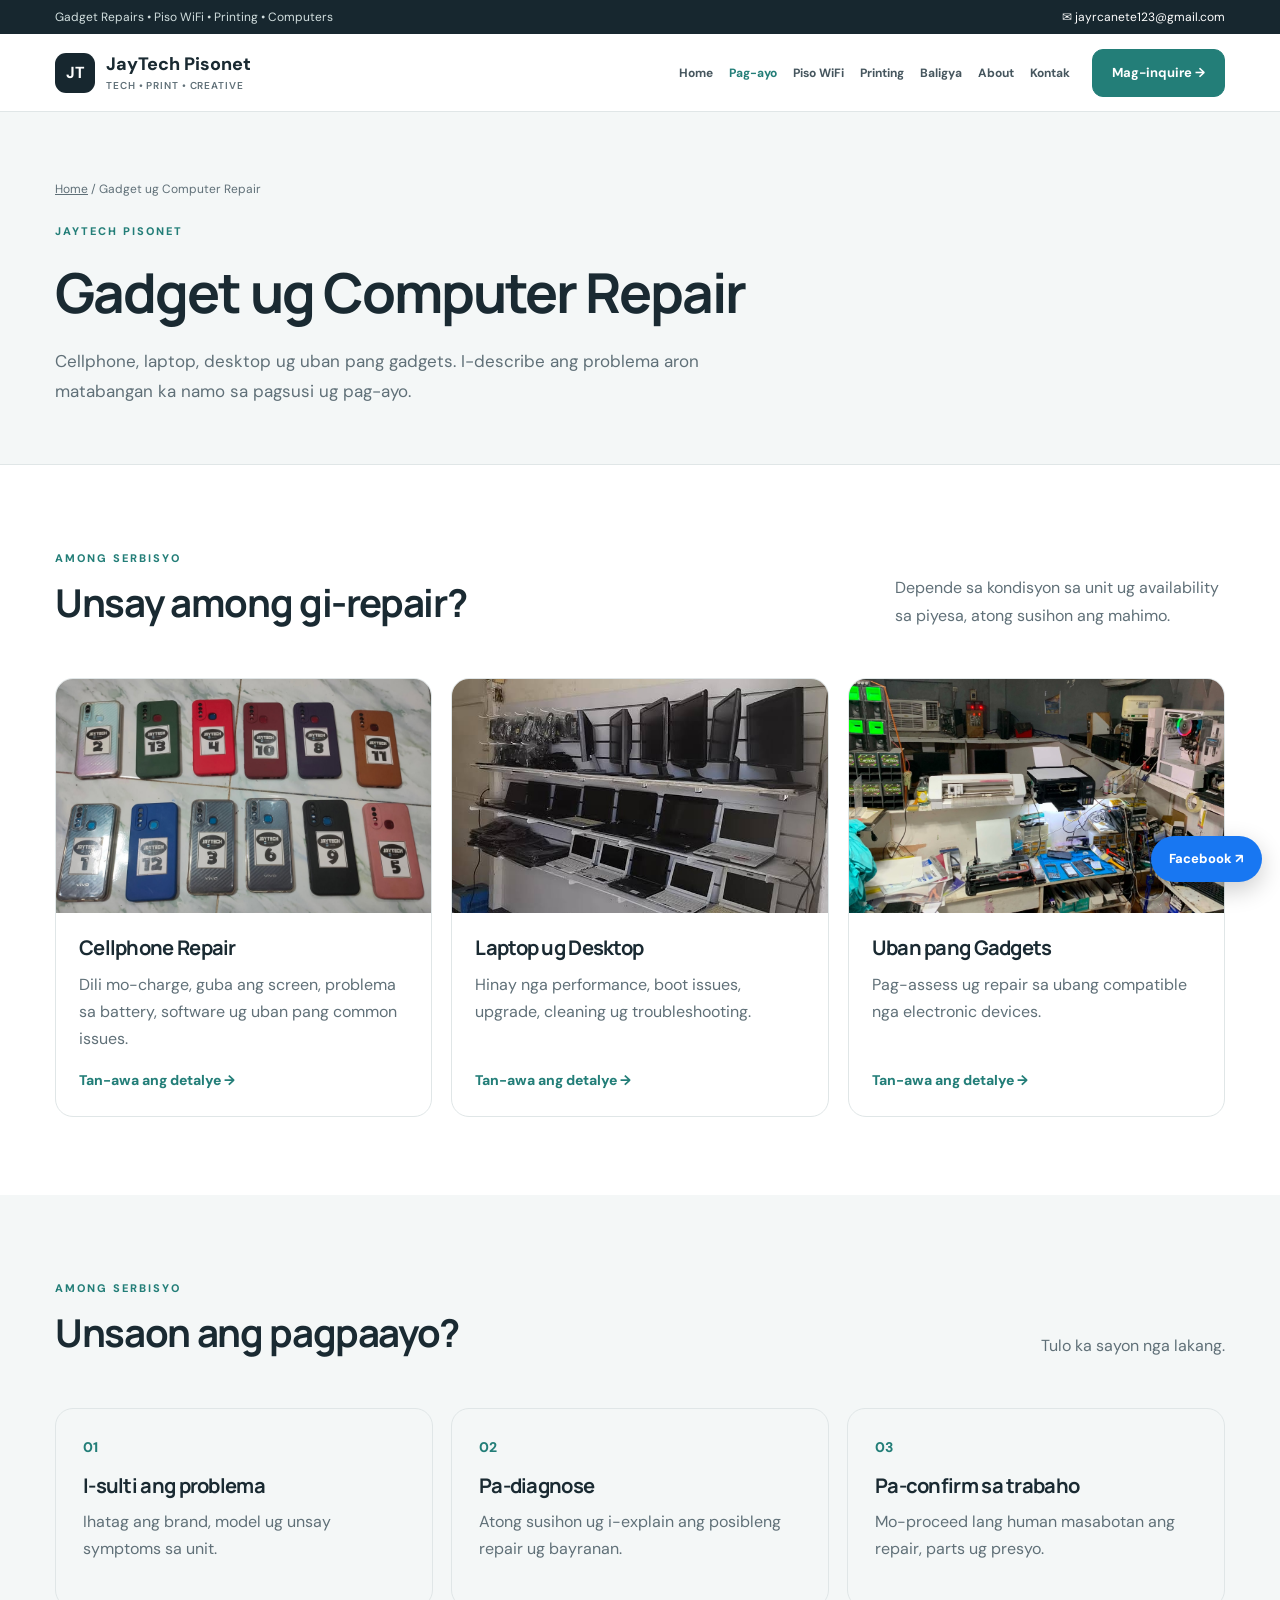
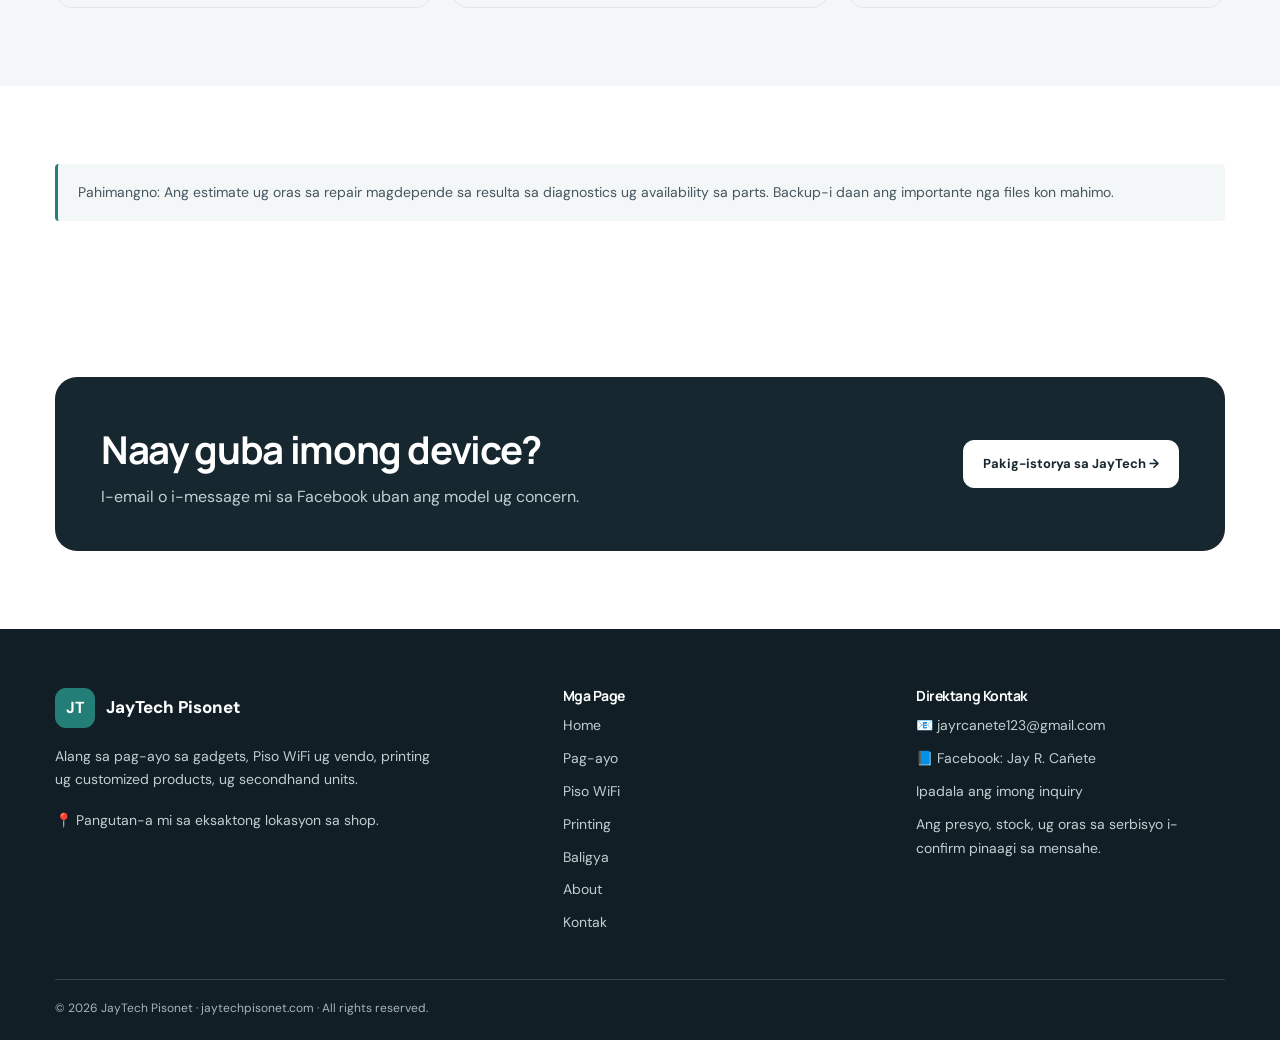
<file: repairs.html>
<!doctype html><html lang="ceb"><head><meta charset="utf-8"><meta name="viewport" content="width=device-width,initial-scale=1"><title>Gadget Repair | JayTech Pisonet</title><meta name="description" content="Pag-ayo sa cellphone, laptop, desktop ug ubang gadgets sa JayTech Pisonet."><meta name="theme-color" content="#17272f"><link rel="icon" href="assets/images/favicon.svg" type="image/svg+xml"><link rel="stylesheet" href="assets/css/style.css"></head><body><div class="topbar"><div class="container"><span>Gadget Repairs • Piso WiFi • Printing • Computers</span><span><a href="mailto:jayrcanete123@gmail.com">✉ jayrcanete123@gmail.com</a></span></div></div><header class="site-header"><div class="container nav"><a class="brand" href="index.html" aria-label="JayTech Pisonet home"><b class="brandmark">JT</b><span>JayTech Pisonet<small>Tech • Print • Creative</small></span></a><nav id="site-menu" class="navlinks" aria-label="Main navigation"><a href="index.html" class="" >Home</a><a href="repairs.html" class="active" aria-current="page">Pag-ayo</a><a href="pisowifi.html" class="" >Piso WiFi</a><a href="printing.html" class="" >Printing</a><a href="shop.html" class="" >Baligya</a><a href="about.html" class="" >About</a><a href="contact.html" class="" >Kontak</a></nav><a class="button" href="contact.html">Mag-inquire →</a><button class="menu-button" type="button" aria-controls="site-menu" aria-expanded="false" aria-label="Ablihi ang menu">☰</button></div></header><main><section class="pagehero"><div class="container"><div class="bread"><a href="index.html">Home</a> / Gadget ug Computer Repair</div><span class="eyebrow">JayTech Pisonet</span><h1>Gadget ug Computer Repair</h1><p class="lead">Cellphone, laptop, desktop ug uban pang gadgets. I-describe ang problema aron matabangan ka namo sa pagsusi ug pag-ayo.</p></div></section><section class="section"><div class="container"><div class="section-head"><div><span class="eyebrow">Among Serbisyo</span><h2>Unsay among gi-repair?</h2></div><p>Depende sa kondisyon sa unit ug availability sa piyesa, atong susihon ang mahimo.</p></div><div class="grid"><article class="card"><img src="assets/images/phones.jpg" alt="Cellphone Repair" loading="lazy"><div class="card-body"><h3>Cellphone Repair</h3><p>Dili mo-charge, guba ang screen, problema sa battery, software ug uban pang common issues.</p><a href="contact.html" class="textlink">Tan-awa ang detalye →</a></div></article><article class="card"><img src="assets/images/computers.jpg" alt="Laptop ug Desktop" loading="lazy"><div class="card-body"><h3>Laptop ug Desktop</h3><p>Hinay nga performance, boot issues, upgrade, cleaning ug troubleshooting.</p><a href="contact.html" class="textlink">Tan-awa ang detalye →</a></div></article><article class="card"><img src="assets/images/workshop.jpg" alt="Uban pang Gadgets" loading="lazy"><div class="card-body"><h3>Uban pang Gadgets</h3><p>Pag-assess ug repair sa ubang compatible nga electronic devices.</p><a href="contact.html" class="textlink">Tan-awa ang detalye →</a></div></article></div></div></section><section class="section muted"><div class="container"><div class="section-head"><div><span class="eyebrow">Among Serbisyo</span><h2>Unsaon ang pagpaayo?</h2></div><p>Tulo ka sayon nga lakang.</p></div><div class="steps"><div class="step"><span class="num">01</span><h3>I-sulti ang problema</h3><p>Ihatag ang brand, model ug unsay symptoms sa unit.</p></div><div class="step"><span class="num">02</span><h3>Pa-diagnose</h3><p>Atong susihon ug i-explain ang posibleng repair ug bayranan.</p></div><div class="step"><span class="num">03</span><h3>Pa-confirm sa trabaho</h3><p>Mo-proceed lang human masabotan ang repair, parts ug presyo.</p></div></div></div></section><section class="section"><div class="container"><div class="notice">Pahimangno: Ang estimate ug oras sa repair magdepende sa resulta sa diagnostics ug availability sa parts. Backup-i daan ang importante nga files kon mahimo.</div></div></section><section class="section"><div class="container"><div class="cta-panel"><div><h2>Naay guba imong device?</h2><p>I-email o i-message mi sa Facebook uban ang model ug concern.</p></div><a class="button" href="contact.html">Pakig-istorya sa JayTech →</a></div></div></section></main><footer class="footer"><div class="container"><div class="footgrid"><div><a class="brand" href="index.html"><b class="brandmark">JT</b><span>JayTech Pisonet</span></a><p style="margin-top:17px;max-width:380px">Alang sa pag-ayo sa gadgets, Piso WiFi ug vendo, printing ug customized products, ug secondhand units.</p><p>📍 Pangutan-a mi sa eksaktong lokasyon sa shop.</p></div><div class="footlinks"><h3>Mga Page</h3><a href="index.html">Home</a><a href="repairs.html">Pag-ayo</a><a href="pisowifi.html">Piso WiFi</a><a href="printing.html">Printing</a><a href="shop.html">Baligya</a><a href="about.html">About</a><a href="contact.html">Kontak</a></div><div class="footlinks"><h3>Direktang Kontak</h3><a href="mailto:jayrcanete123@gmail.com">📧 jayrcanete123@gmail.com</a><a href="https://www.facebook.com/bordz.jay.119011" target="_blank" rel="noopener noreferrer">📘 Facebook: Jay R. Cañete</a><a href="contact.html">Ipadala ang imong inquiry</a><p>Ang presyo, stock, ug oras sa serbisyo i-confirm pinaagi sa mensahe.</p></div></div><div class="copyright">© <span data-year></span> JayTech Pisonet · jaytechpisonet.com · All rights reserved.</div></div></footer><a class="floating" href="https://www.facebook.com/bordz.jay.119011" target="_blank" rel="noopener noreferrer" aria-label="I-message kami sa Facebook">Facebook ↗</a><script src="assets/js/main.js" defer></script></body></html>
</file>
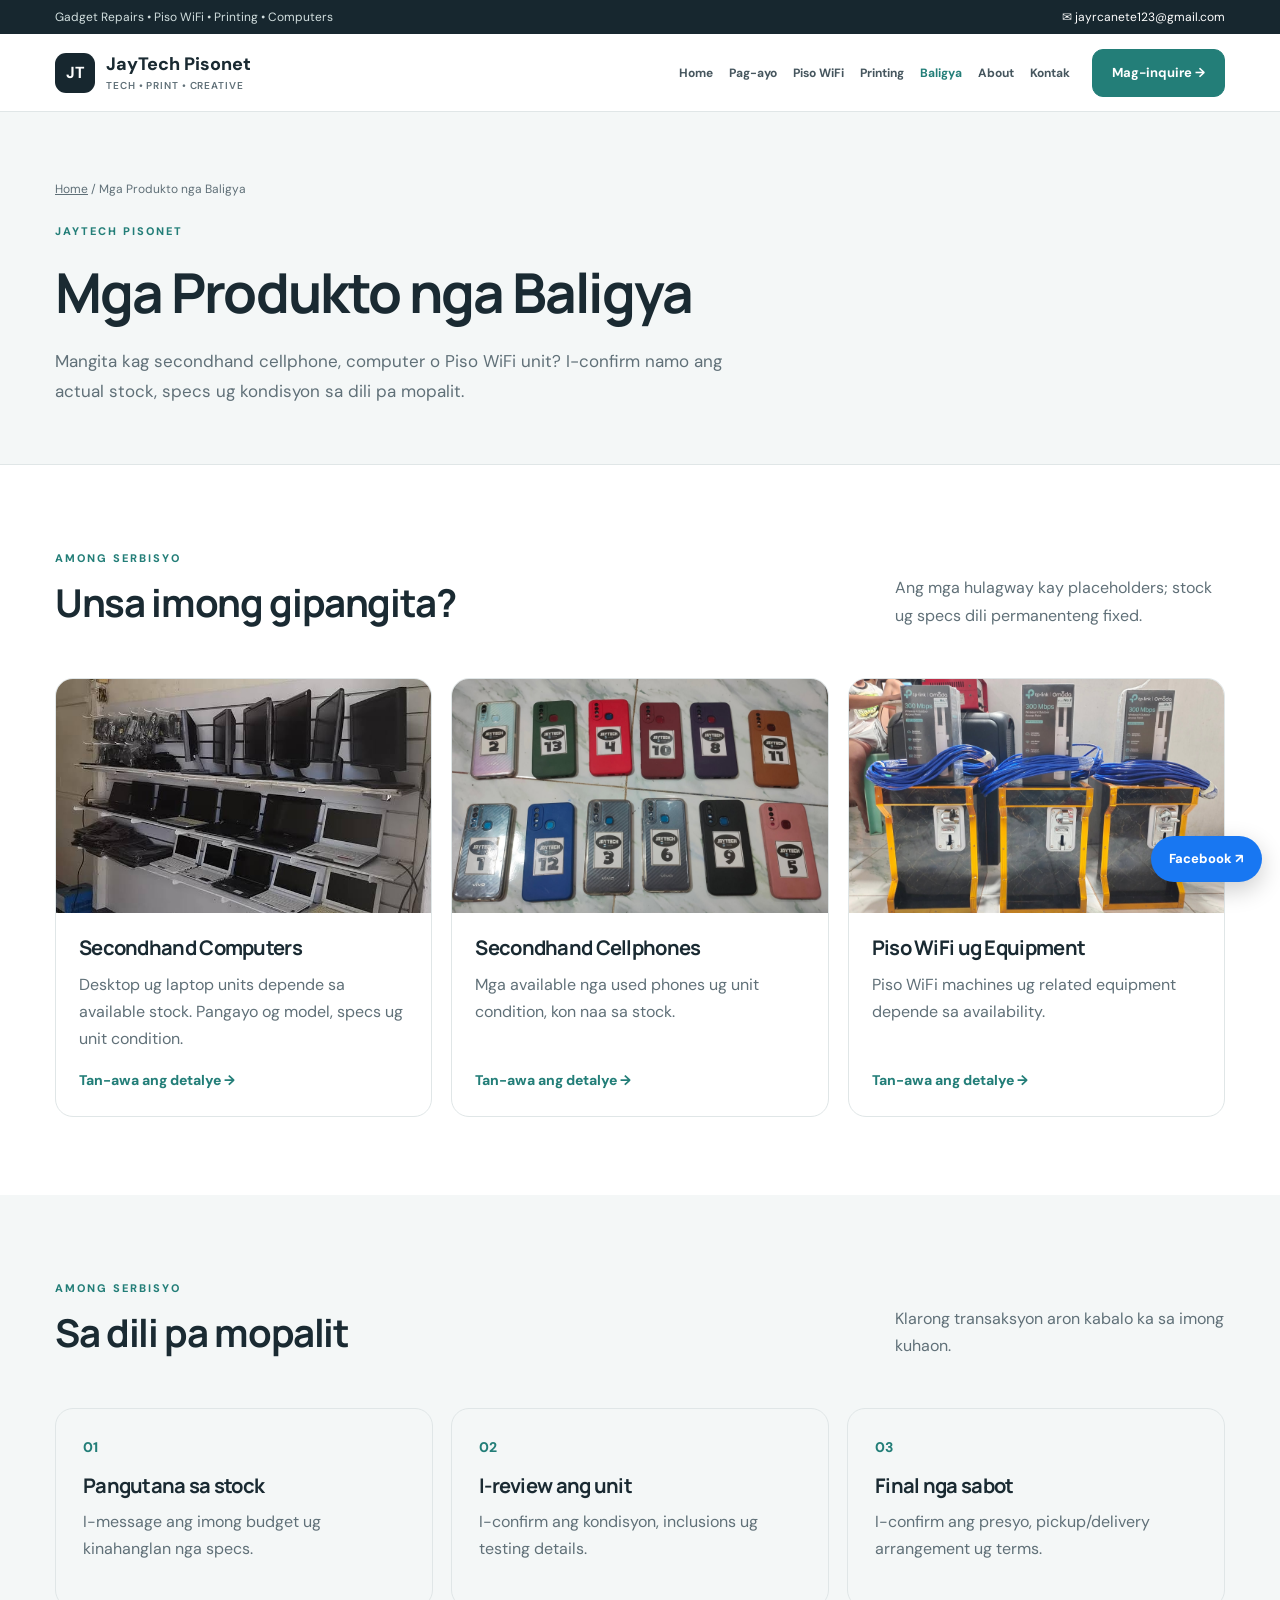
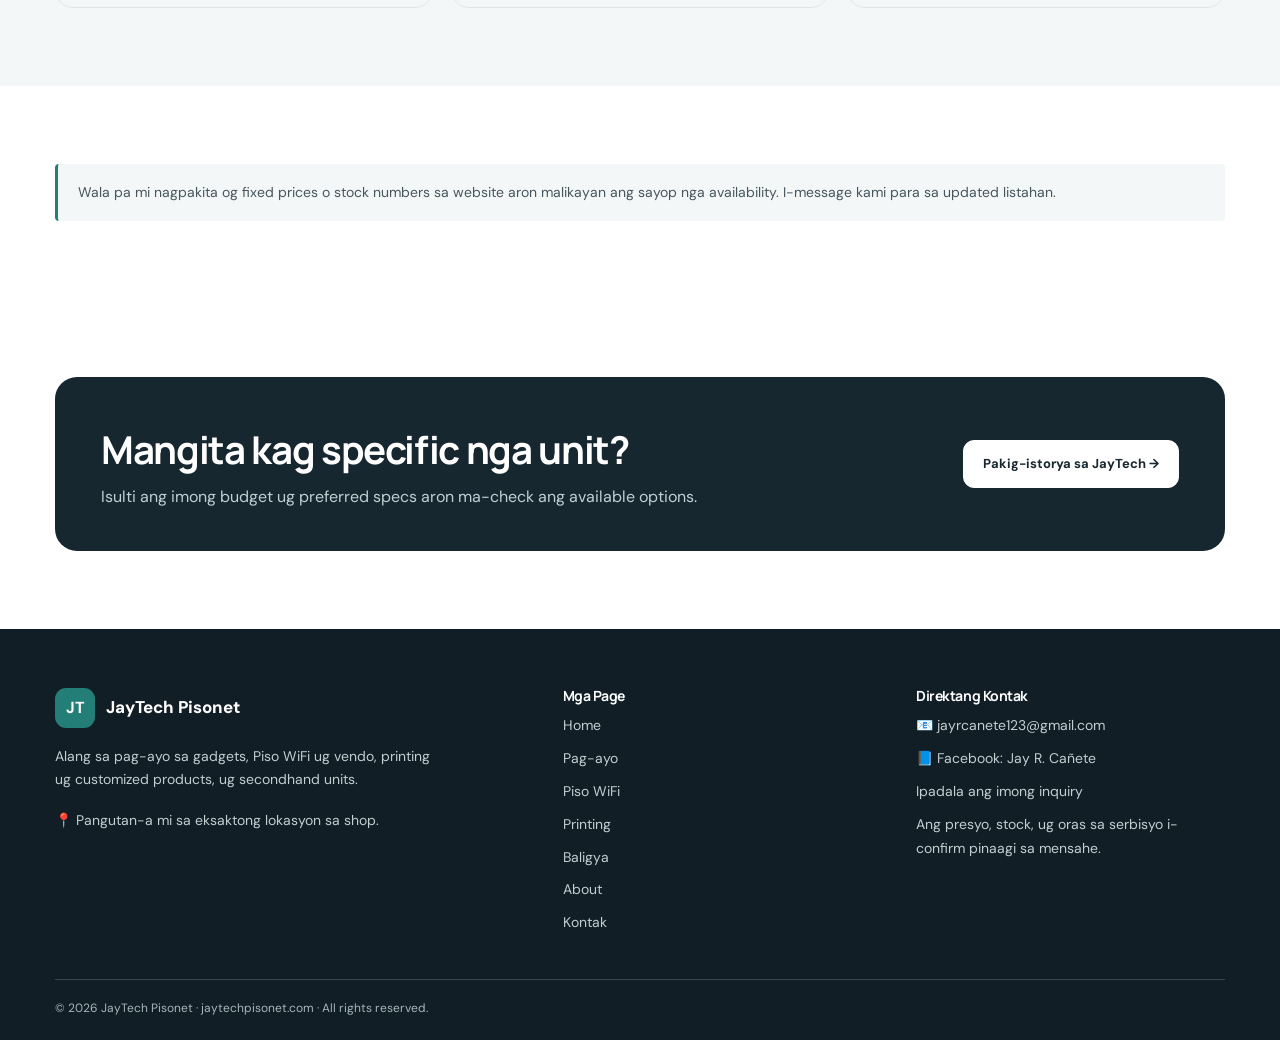
<file: shop.html>
<!doctype html><html lang="ceb"><head><meta charset="utf-8"><meta name="viewport" content="width=device-width,initial-scale=1"><title>Baligya nga Units | JayTech Pisonet</title><meta name="description" content="Secondhand computers, laptops, cellphones ug Piso WiFi machines; inquire sa current stock."><meta name="theme-color" content="#17272f"><link rel="icon" href="assets/images/favicon.svg" type="image/svg+xml"><link rel="stylesheet" href="assets/css/style.css"></head><body><div class="topbar"><div class="container"><span>Gadget Repairs • Piso WiFi • Printing • Computers</span><span><a href="mailto:jayrcanete123@gmail.com">✉ jayrcanete123@gmail.com</a></span></div></div><header class="site-header"><div class="container nav"><a class="brand" href="index.html" aria-label="JayTech Pisonet home"><b class="brandmark">JT</b><span>JayTech Pisonet<small>Tech • Print • Creative</small></span></a><nav id="site-menu" class="navlinks" aria-label="Main navigation"><a href="index.html" class="" >Home</a><a href="repairs.html" class="" >Pag-ayo</a><a href="pisowifi.html" class="" >Piso WiFi</a><a href="printing.html" class="" >Printing</a><a href="shop.html" class="active" aria-current="page">Baligya</a><a href="about.html" class="" >About</a><a href="contact.html" class="" >Kontak</a></nav><a class="button" href="contact.html">Mag-inquire →</a><button class="menu-button" type="button" aria-controls="site-menu" aria-expanded="false" aria-label="Ablihi ang menu">☰</button></div></header><main><section class="pagehero"><div class="container"><div class="bread"><a href="index.html">Home</a> / Mga Produkto nga Baligya</div><span class="eyebrow">JayTech Pisonet</span><h1>Mga Produkto nga Baligya</h1><p class="lead">Mangita kag secondhand cellphone, computer o Piso WiFi unit? I-confirm namo ang actual stock, specs ug kondisyon sa dili pa mopalit.</p></div></section><section class="section"><div class="container"><div class="section-head"><div><span class="eyebrow">Among Serbisyo</span><h2>Unsa imong gipangita?</h2></div><p>Ang mga hulagway kay placeholders; stock ug specs dili permanenteng fixed.</p></div><div class="grid"><article class="card"><img src="assets/images/computers.jpg" alt="Secondhand Computers" loading="lazy"><div class="card-body"><h3>Secondhand Computers</h3><p>Desktop ug laptop units depende sa available stock. Pangayo og model, specs ug unit condition.</p><a href="contact.html" class="textlink">Tan-awa ang detalye →</a></div></article><article class="card"><img src="assets/images/phones.jpg" alt="Secondhand Cellphones" loading="lazy"><div class="card-body"><h3>Secondhand Cellphones</h3><p>Mga available nga used phones ug unit condition, kon naa sa stock.</p><a href="contact.html" class="textlink">Tan-awa ang detalye →</a></div></article><article class="card"><img src="assets/images/machines.jpg" alt="Piso WiFi ug Equipment" loading="lazy"><div class="card-body"><h3>Piso WiFi ug Equipment</h3><p>Piso WiFi machines ug related equipment depende sa availability.</p><a href="contact.html" class="textlink">Tan-awa ang detalye →</a></div></article></div></div></section><section class="section muted"><div class="container"><div class="section-head"><div><span class="eyebrow">Among Serbisyo</span><h2>Sa dili pa mopalit</h2></div><p>Klarong transaksyon aron kabalo ka sa imong kuhaon.</p></div><div class="steps"><div class="step"><span class="num">01</span><h3>Pangutana sa stock</h3><p>I-message ang imong budget ug kinahanglan nga specs.</p></div><div class="step"><span class="num">02</span><h3>I-review ang unit</h3><p>I-confirm ang kondisyon, inclusions ug testing details.</p></div><div class="step"><span class="num">03</span><h3>Final nga sabot</h3><p>I-confirm ang presyo, pickup/delivery arrangement ug terms.</p></div></div></div></section><section class="section"><div class="container"><div class="notice">Wala pa mi nagpakita og fixed prices o stock numbers sa website aron malikayan ang sayop nga availability. I-message kami para sa updated listahan.</div></div></section><section class="section"><div class="container"><div class="cta-panel"><div><h2>Mangita kag specific nga unit?</h2><p>Isulti ang imong budget ug preferred specs aron ma-check ang available options.</p></div><a class="button" href="contact.html">Pakig-istorya sa JayTech →</a></div></div></section></main><footer class="footer"><div class="container"><div class="footgrid"><div><a class="brand" href="index.html"><b class="brandmark">JT</b><span>JayTech Pisonet</span></a><p style="margin-top:17px;max-width:380px">Alang sa pag-ayo sa gadgets, Piso WiFi ug vendo, printing ug customized products, ug secondhand units.</p><p>📍 Pangutan-a mi sa eksaktong lokasyon sa shop.</p></div><div class="footlinks"><h3>Mga Page</h3><a href="index.html">Home</a><a href="repairs.html">Pag-ayo</a><a href="pisowifi.html">Piso WiFi</a><a href="printing.html">Printing</a><a href="shop.html">Baligya</a><a href="about.html">About</a><a href="contact.html">Kontak</a></div><div class="footlinks"><h3>Direktang Kontak</h3><a href="mailto:jayrcanete123@gmail.com">📧 jayrcanete123@gmail.com</a><a href="https://www.facebook.com/bordz.jay.119011" target="_blank" rel="noopener noreferrer">📘 Facebook: Jay R. Cañete</a><a href="contact.html">Ipadala ang imong inquiry</a><p>Ang presyo, stock, ug oras sa serbisyo i-confirm pinaagi sa mensahe.</p></div></div><div class="copyright">© <span data-year></span> JayTech Pisonet · jaytechpisonet.com · All rights reserved.</div></div></footer><a class="floating" href="https://www.facebook.com/bordz.jay.119011" target="_blank" rel="noopener noreferrer" aria-label="I-message kami sa Facebook">Facebook ↗</a><script src="assets/js/main.js" defer></script></body></html>
</file>
<file: assets/css/style.css>
@import url('https://fonts.googleapis.com/css2?family=DM+Sans:wght@400;500;600;700&family=Manrope:wght@400;500;600;700;800&display=swap');
:root{--ink:#1a2a32;--muted:#607078;--line:#e0e6e7;--paper:#fff;--soft:#f4f7f7;--accent:#237e78;--deep:#17272f;--radius:18px}*{box-sizing:border-box}html{scroll-behavior:smooth}body{margin:0;background:var(--paper);font:16px/1.7 'DM Sans',Arial,sans-serif;color:var(--ink)}h1,h2,h3,h4{font-family:Manrope,Arial,sans-serif;line-height:1.2;letter-spacing:-.035em}h1{font-size:clamp(2.65rem,5vw,5rem);margin:16px 0 22px}h2{font-size:clamp(1.9rem,3vw,2.9rem);margin:10px 0 20px}h3{font-size:1.26rem;margin:0 0 10px}p{margin:0 0 17px;color:var(--muted)}a{text-decoration:none;color:inherit}img{max-width:100%;display:block}button,input,textarea,select{font:inherit}.container{width:min(1170px,calc(100% - 40px));margin:auto}.topbar{background:var(--deep);color:#d3e0e0;font-size:12px;padding:7px 0}.topbar .container{display:flex;justify-content:space-between;gap:20px}.topbar a{color:#fff}.site-header{position:sticky;top:0;z-index:20;background:rgba(255,255,255,.97);border-bottom:1px solid var(--line);backdrop-filter:blur(14px)}.nav{min-height:77px;display:flex;align-items:center;gap:22px}.brand{display:inline-flex;align-items:center;gap:11px;font-weight:800;font-size:18px;line-height:1.2;white-space:nowrap}.brand small{display:block;font-weight:600;font-size:10px;letter-spacing:.09em;color:var(--muted);margin-top:5px;text-transform:uppercase}.brandmark{background:var(--deep);color:#fff;display:grid;place-items:center;width:40px;height:40px;border-radius:11px;font-size:16px}.navlinks{display:flex;gap:16px;align-items:center;margin-left:auto}.navlinks a{font-weight:700;font-size:12px;color:#46565e}.navlinks a:hover,.navlinks a.active{color:var(--accent)}.button{background:var(--accent);color:#fff;border:1px solid var(--accent);padding:12px 19px;border-radius:11px;display:inline-flex;justify-content:center;align-items:center;gap:8px;font-weight:700;font-size:13px;cursor:pointer;transition:.15s}.button:hover{background:#176761}.button.alt{background:#fff;color:var(--ink);border-color:#cfdada}.button.alt:hover{background:var(--soft)}.button.dark{background:var(--deep);border-color:var(--deep)}.menu-button{display:none;background:transparent;border:1px solid var(--line);padding:9px 13px;border-radius:9px;font-size:21px;cursor:pointer}.eyebrow{display:inline-block;text-transform:uppercase;letter-spacing:.18em;font-size:11px;font-weight:800;color:var(--accent)}.hero{background:linear-gradient(130deg,#f6f9f8,#fff 75%);padding:84px 0}.hero-grid{display:grid;grid-template-columns:1.06fr .94fr;gap:58px;align-items:center}.lead{font-size:17px;max-width:670px;line-height:1.75}.actions{display:flex;flex-wrap:wrap;gap:12px;margin-top:27px}.hero-art{position:relative}.hero-art img{aspect-ratio:6/4;object-fit:cover;border-radius:24px;border:1px solid var(--line);box-shadow:0 20px 50px #15263013}.hero-tag{background:var(--deep);color:#fff;padding:16px 24px;border-radius:13px;position:absolute;bottom:-16px;left:23px;font-weight:700;font-size:13px}.metrics{margin-top:38px;display:flex;flex-wrap:wrap;gap:23px}.metric{padding-left:15px;border-left:3px solid #9dc9c2;font-size:13px;font-weight:800}.metric small{display:block;color:var(--muted);font-weight:500}.section{padding:78px 0}.muted{background:var(--soft)}.section-head{display:flex;justify-content:space-between;align-items:end;gap:35px;margin-bottom:32px}.section-head>div{max-width:680px}.section-head>p{max-width:330px}.grid{display:grid;grid-template-columns:repeat(3,1fr);gap:19px}.card{background:#fff;border:1px solid var(--line);border-radius:var(--radius);overflow:hidden;display:flex;flex-direction:column}.card img{width:100%;aspect-ratio:16/10;object-fit:cover}.card-body{padding:23px;display:flex;flex-direction:column;flex:1}.card-body p{flex:1}.textlink{font-size:14px;font-weight:800;color:var(--accent)}.textlink:hover{text-decoration:underline}.split{display:grid;grid-template-columns:1fr 1fr;align-items:center;gap:62px}.visual img{border-radius:22px;width:100%;aspect-ratio:6/4;object-fit:cover}.checks{list-style:none;padding:0;margin:24px 0}.checks li{padding:8px 0 8px 25px;position:relative}.checks li:before{content:'✓';position:absolute;left:0;color:var(--accent);font-weight:900}.pagehero{padding:67px 0 57px;background:var(--soft);border-bottom:1px solid var(--line)}.pagehero h1{font-size:clamp(2.4rem,4.3vw,4rem);max-width:830px}.pagehero .lead{margin:0}.bread{font-size:12px;color:var(--muted);margin-bottom:16px}.bread a{text-decoration:underline}.steps{display:grid;grid-template-columns:repeat(3,1fr);gap:18px}.step{border:1px solid var(--line);border-radius:var(--radius);padding:27px}.num{font-weight:800;color:var(--accent);font-size:14px;display:block;margin-bottom:14px}.pill{display:inline-flex;background:#e7f0ee;padding:7px 12px;border-radius:100px;font-size:12px;font-weight:800;color:#236a65;margin:0 7px 8px 0}.cta-panel{background:var(--deep);padding:40px 46px;border-radius:22px;color:#fff;display:flex;align-items:center;justify-content:space-between;gap:20px}.cta-panel h2{color:#fff;margin:10px 0;font-size:clamp(1.5rem,3vw,2.4rem)}.cta-panel p{color:#c0d1d4;margin:0}.cta-panel .button{background:#fff;color:var(--deep);border-color:#fff;flex-shrink:0}.faq{max-width:830px}.faq details{border-bottom:1px solid var(--line);padding:16px 2px}.faq summary{font-weight:800;cursor:pointer}.faq details p{padding:12px 0 0;margin:0}.contact-grid{display:grid;grid-template-columns:.84fr 1.16fr;gap:30px}.info-box{background:var(--soft);padding:30px;border-radius:var(--radius)}.info-box a{overflow-wrap:anywhere}.form-panel{border:1px solid var(--line);border-radius:var(--radius);padding:30px}.fields{display:grid;grid-template-columns:1fr 1fr;gap:15px}.field{display:flex;flex-direction:column;gap:5px;margin-bottom:15px}.field label{font-weight:700;font-size:13px}.field input,.field textarea,.field select{border:1px solid #cdd7da;border-radius:9px;width:100%;padding:12px;background:white;color:var(--ink)}.field textarea{min-height:130px;resize:vertical}.hint{font-size:12px;color:var(--muted)}.footer{background:#111e25;color:#d8e2e3;padding:59px 0 22px}.footgrid{display:grid;grid-template-columns:1.5fr 1fr 1fr;gap:45px}.footer p,.footer a{color:#c1cfd1;font-size:14px}.footer .brand{color:white;font-size:17px}.footer .brandmark{background:var(--accent)}.footer h3{font-size:14px;color:#fff}.footer .footlinks a{display:block;margin-bottom:9px}.footer a:hover{color:white}.copyright{border-top:1px solid #35464e;margin-top:35px;padding-top:18px;font-size:12px;color:#a5b7ba}.notice{border-left:3px solid var(--accent);background:var(--soft);padding:17px 20px;border-radius:4px;font-size:14px;color:#46565e}.gallery{display:grid;grid-template-columns:repeat(3,1fr);gap:17px}.gallery img{width:100%;aspect-ratio:4/3;object-fit:cover;border-radius:14px}.floating{position:fixed;right:18px;bottom:18px;background:#1877f2;color:white;border-radius:50px;padding:12px 18px;box-shadow:0 8px 25px #0003;font-weight:800;font-size:13px;z-index:15}.floating:hover{background:#125bb6}@media(max-width:1050px){.nav>.button{display:none}.navlinks{gap:10px}.navlinks a{font-size:11px}}@media(max-width:800px){.topbar .container span:last-child{display:none}.nav{min-height:69px}.navlinks{display:none;position:absolute;left:0;right:0;top:69px;background:#fff;padding:20px;box-shadow:0 16px 25px #15263020;flex-direction:column;align-items:stretch;gap:0}.navlinks.open{display:flex}.navlinks a{padding:11px 2px;font-size:14px;border-bottom:1px solid var(--line)}.menu-button{display:block;margin-left:auto}.hero{padding:50px 0}.hero-grid,.split,.contact-grid{grid-template-columns:1fr;gap:34px}.hero-art{max-width:600px}.grid,.steps,.gallery{grid-template-columns:repeat(2,1fr)}.section{padding:55px 0}.section-head{display:block}.section-head>p{max-width:none}.cta-panel{display:block}.cta-panel .button{margin-top:22px}.footgrid{grid-template-columns:1fr 1fr}}@media(max-width:540px){.container{width:min(100% - 30px,1170px)}h1{font-size:2.55rem}.hero{padding:43px 0 57px}.pagehero{padding:43px 0}.grid,.steps,.gallery,.fields,.footgrid{grid-template-columns:1fr}.card img{aspect-ratio:17/10}.metrics{gap:14px}.metric{width:calc(50% - 10px)}.section{padding:46px 0}.cta-panel{padding:29px 25px}.form-panel,.info-box{padding:22px}.floating{right:10px;bottom:10px;padding:10px 13px}.hero-tag{font-size:11px;left:10px}.brand{font-size:16px}}
</file>
